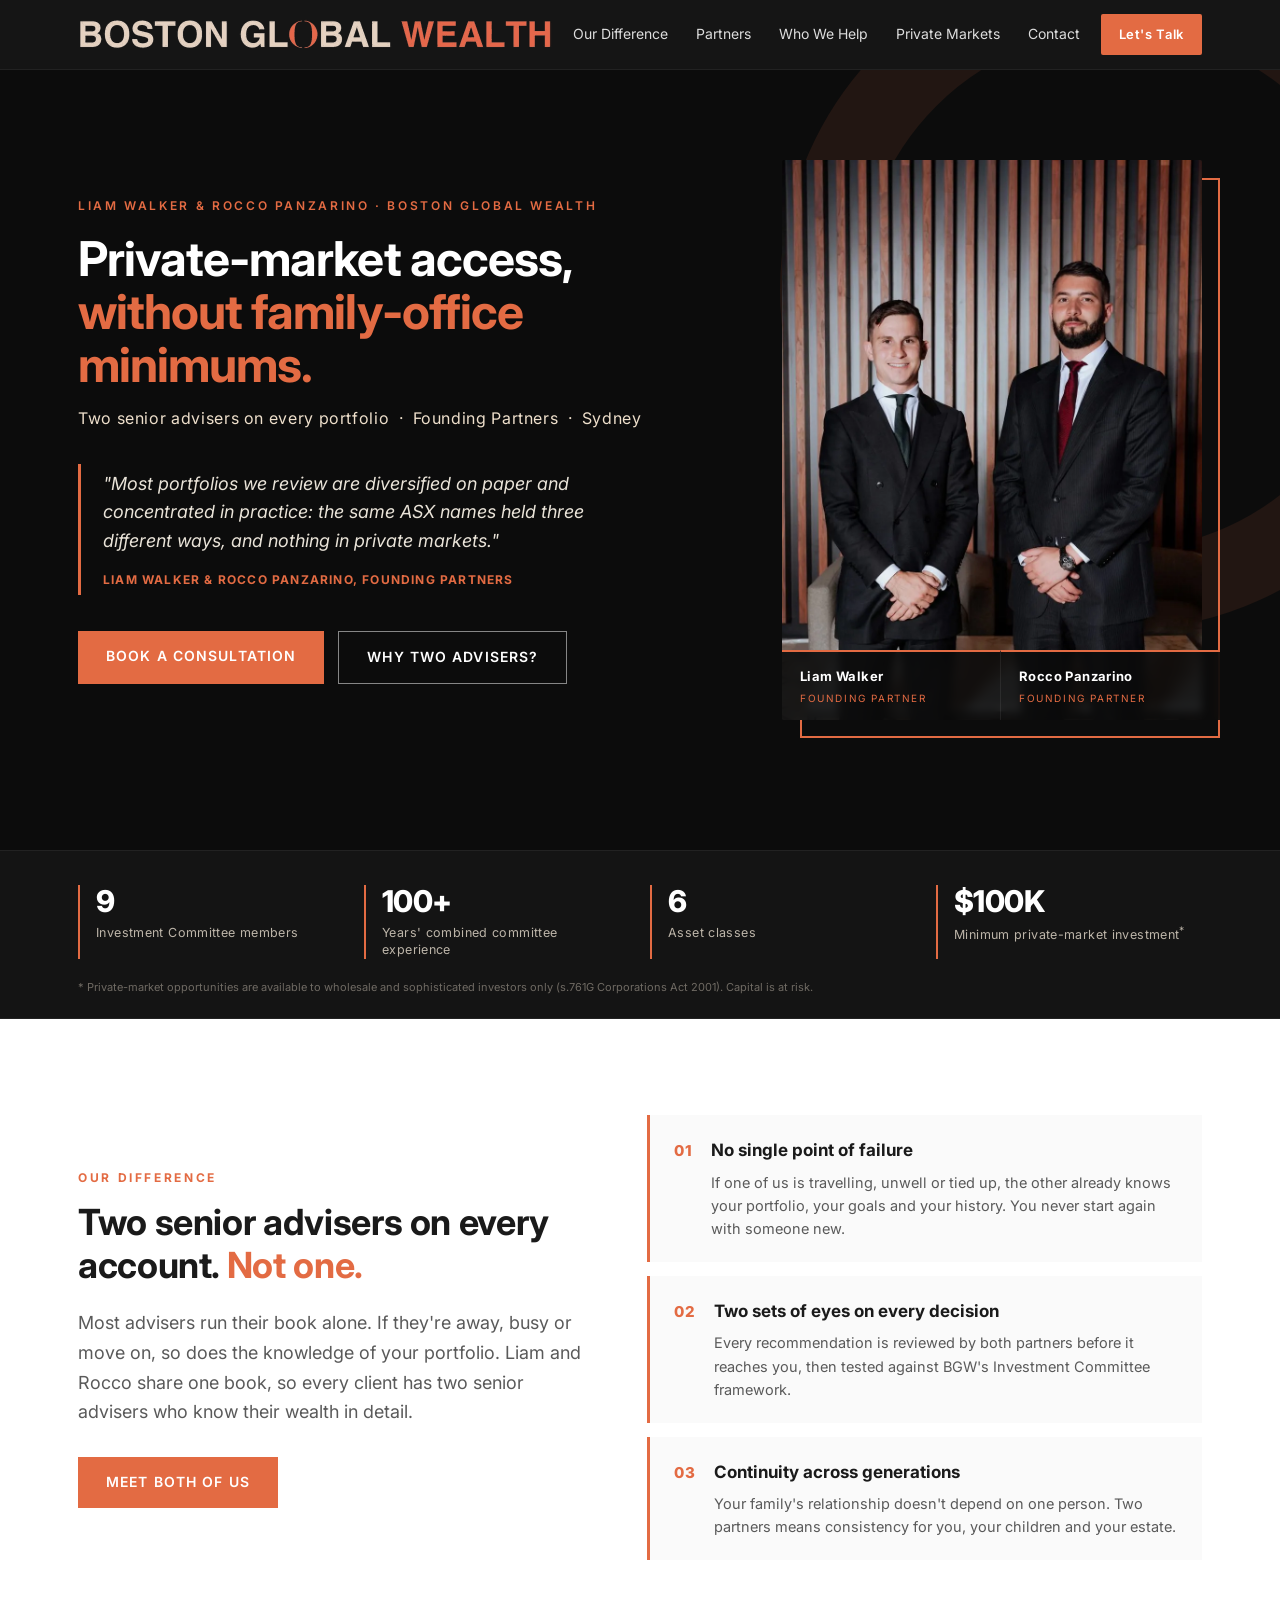
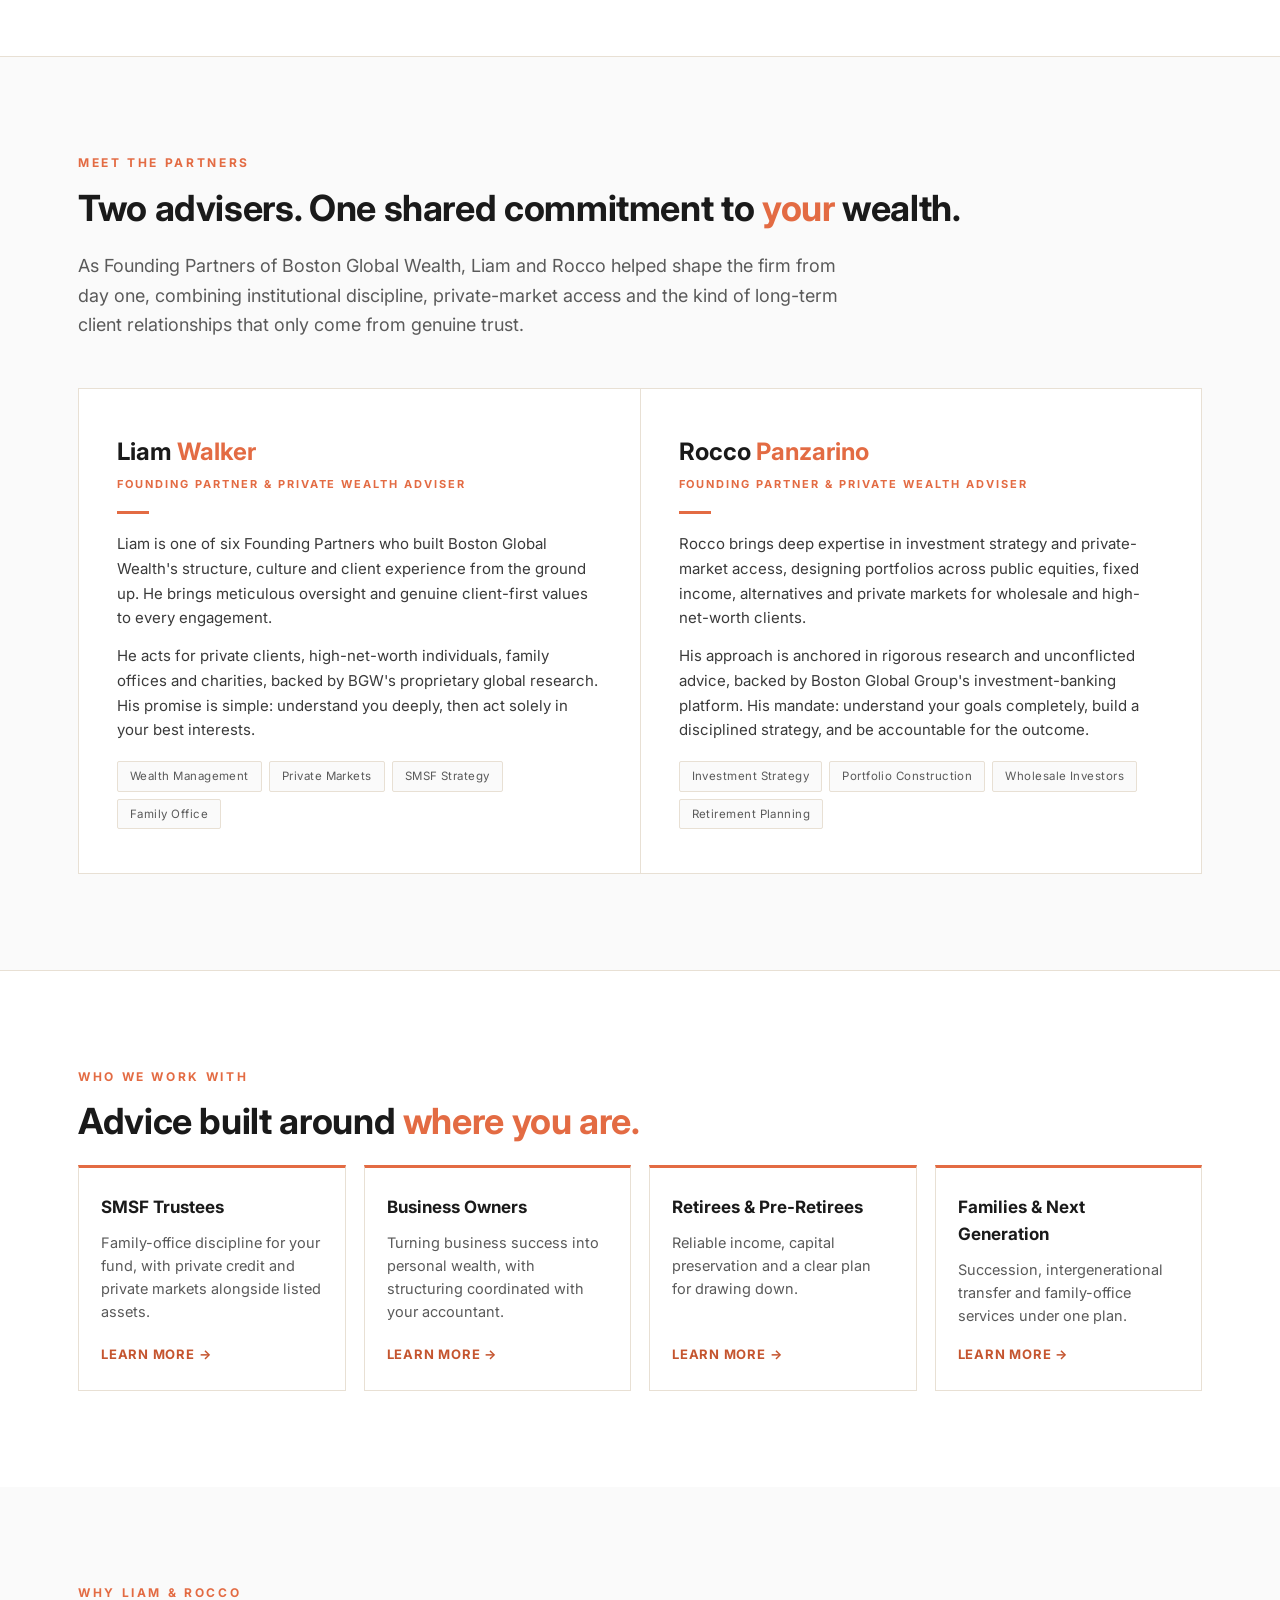
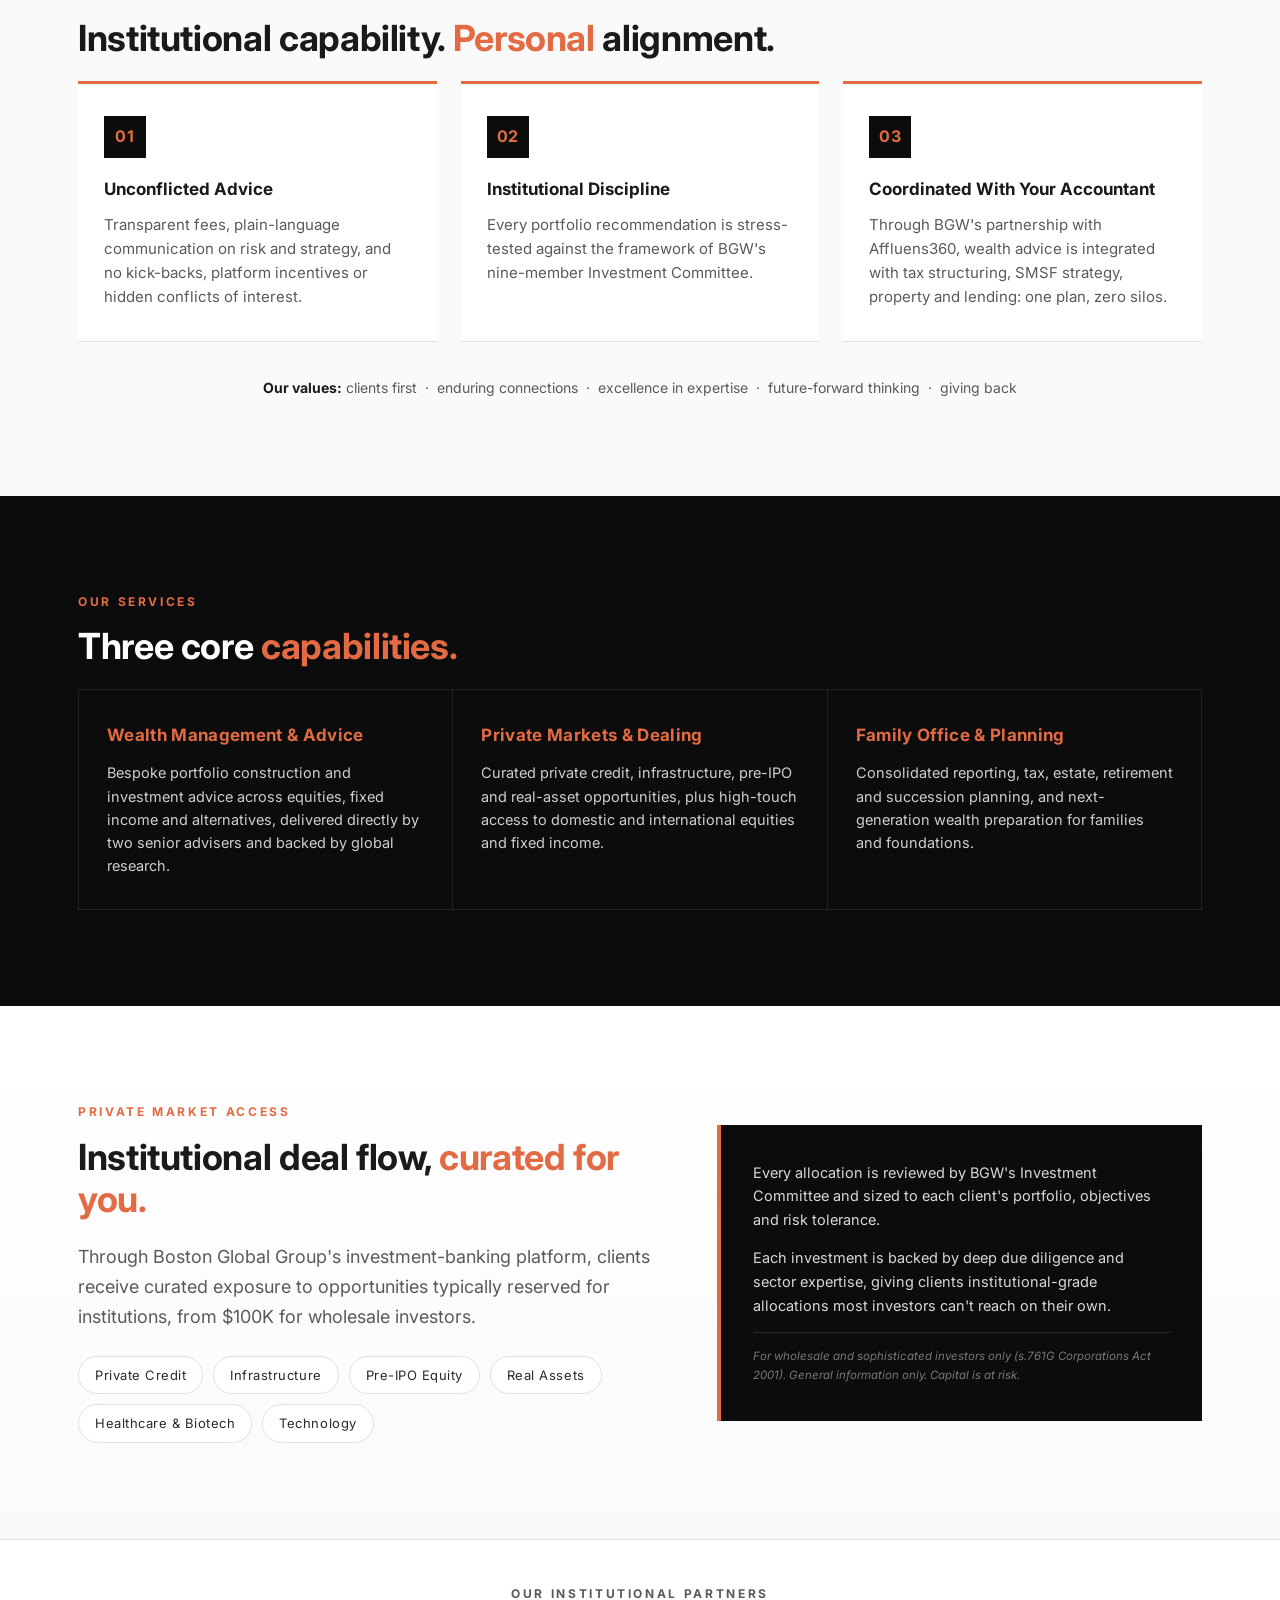
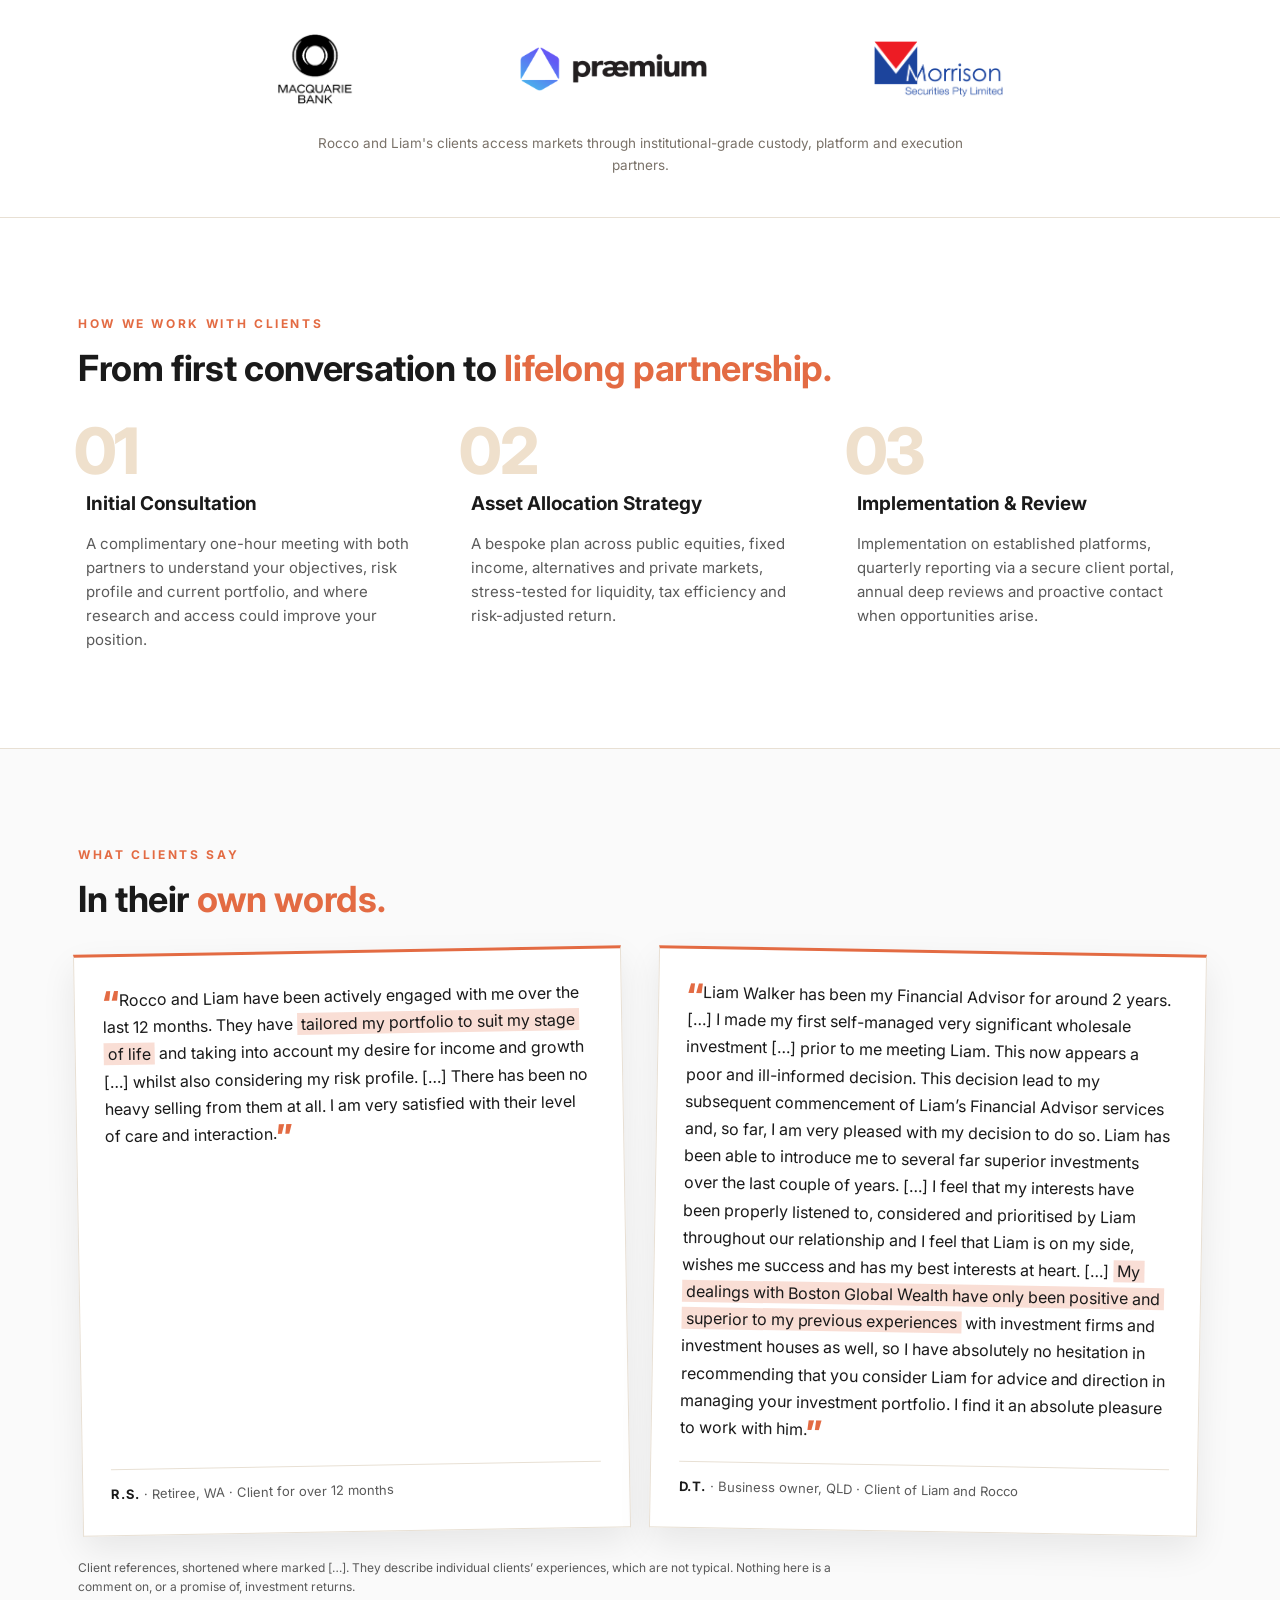
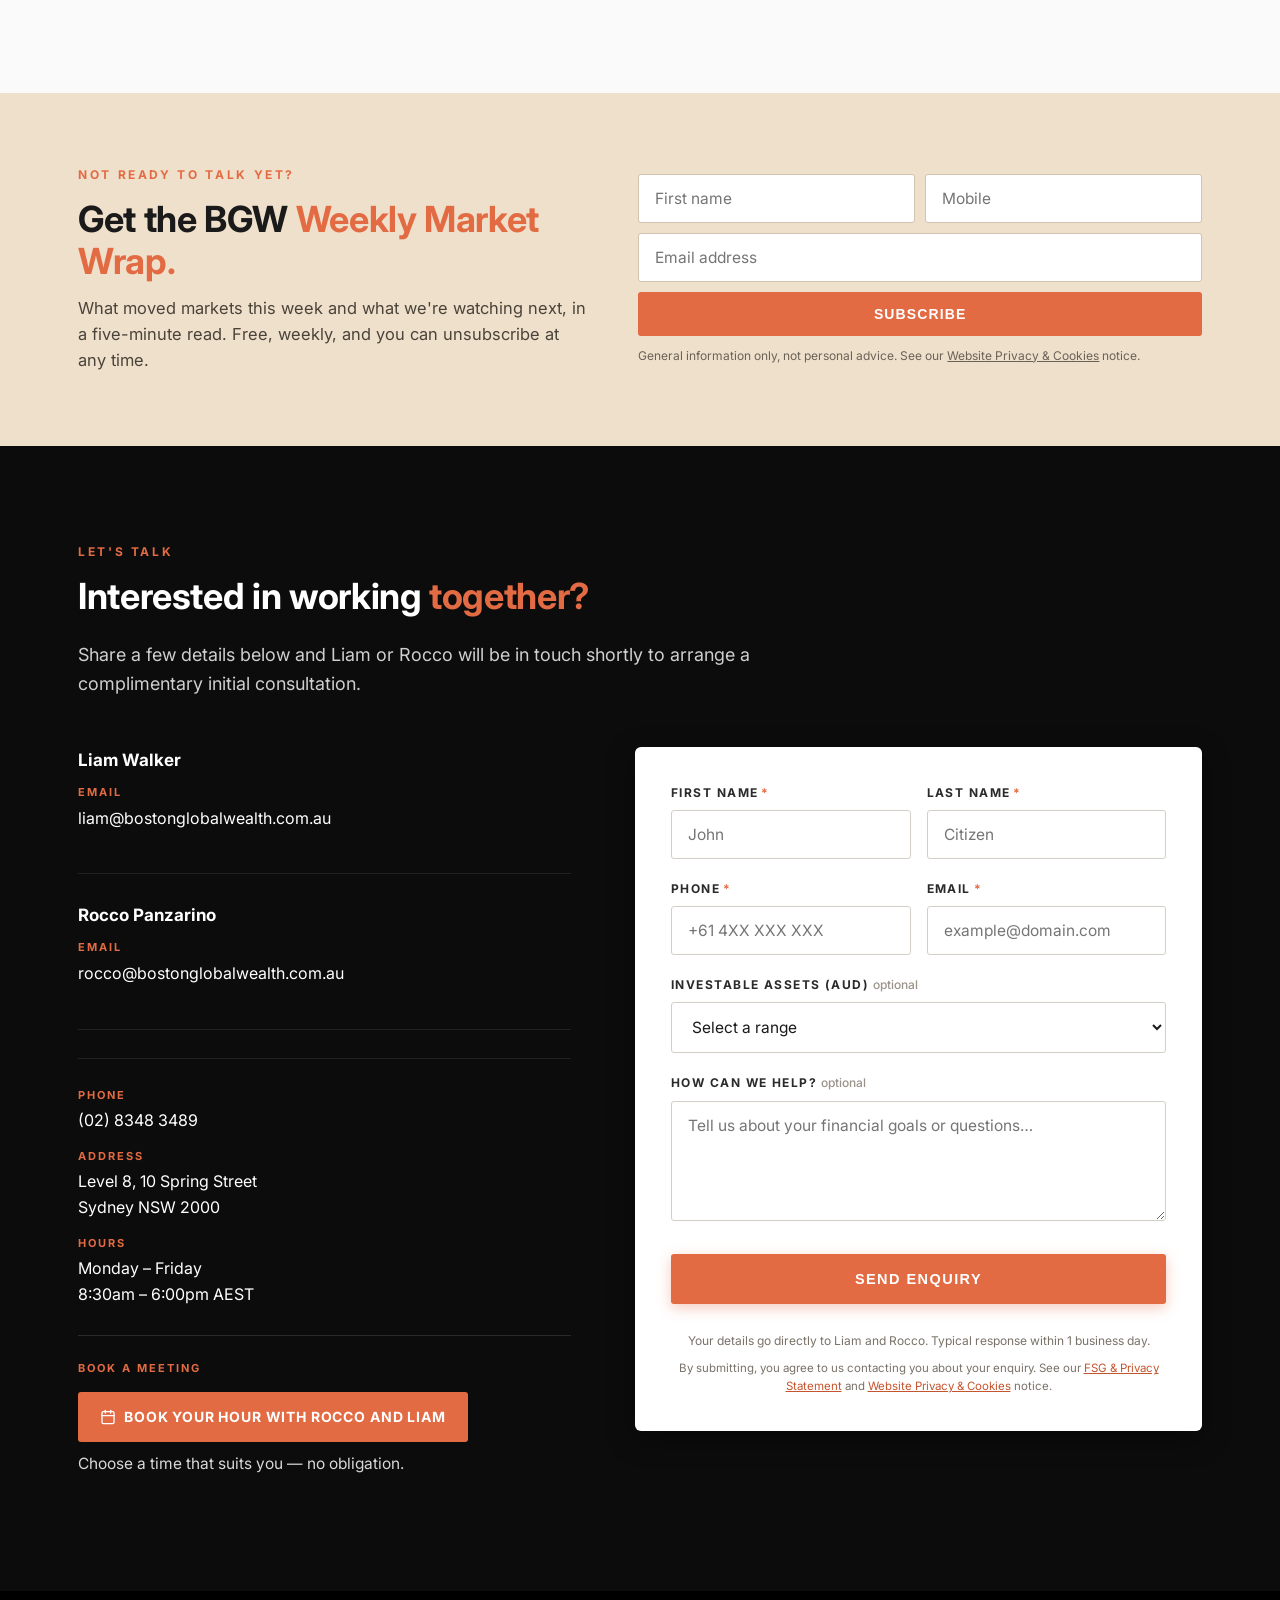
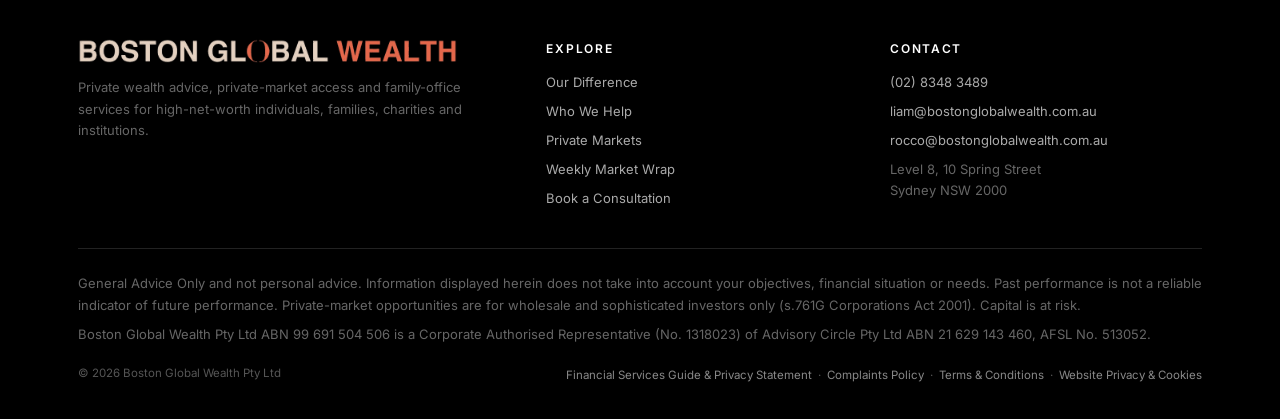
<file: index.html>
<!DOCTYPE html>
<html lang="en-AU">
<head>
<meta charset="UTF-8">
<meta name="viewport" content="width=device-width, initial-scale=1.0">
<title>Private Wealth Advisers Sydney | Liam Walker &amp; Rocco Panzarino | Boston Global Wealth</title>
<meta name="description" content="Liam Walker &amp; Rocco Panzarino are Founding Partners &amp; Private Wealth Advisers at Boston Global Wealth, delivering private-market access, portfolio management and family-office services for high-net-worth individuals, wholesale investors and family offices.">
<link rel="canonical" href="https://roccoandliambgw.com/">
<meta name="theme-color" content="#0c0c0c">
<!-- Social share card -->
<meta property="og:type" content="website">
<meta property="og:site_name" content="Boston Global Wealth">
<meta property="og:url" content="https://roccoandliambgw.com/">
<meta property="og:title" content="Liam Walker &amp; Rocco Panzarino | Boston Global Wealth">
<meta property="og:description" content="Private wealth advice, private-market access and family-office services for HNW individuals, families and institutions. Book a complimentary consultation.">
<meta property="og:image" content="https://roccoandliambgw.com/assets/og-image.jpg">
<meta property="og:image:width" content="1200">
<meta property="og:image:height" content="630">
<meta property="og:image:alt" content="Liam Walker and Rocco Panzarino, Private Wealth Advisers at Boston Global Wealth">
<meta property="og:locale" content="en_AU">
<meta name="twitter:card" content="summary_large_image">
<meta name="twitter:image" content="https://roccoandliambgw.com/assets/og-image.jpg">
<!-- Icons -->
<link rel="icon" href="/favicon.ico" sizes="any">
<link rel="icon" type="image/png" sizes="32x32" href="/assets/favicon-32.png">
<link rel="apple-touch-icon" href="/assets/apple-touch-icon.png">
<link rel="manifest" href="/site.webmanifest">
<!-- Speed -->
<link rel="preload" as="image" href="/assets/hero.webp" type="image/webp" fetchpriority="high">
<link rel="preconnect" href="https://fonts.googleapis.com">
<link rel="preconnect" href="https://fonts.gstatic.com" crossorigin>
<link rel="preconnect" href="https://assets.calendly.com">
<link href="https://fonts.googleapis.com/css2?family=Inter:wght@300;400;500;600;700;800&display=swap" rel="stylesheet">
<!-- Tracking: Meta Pixel, GA4/Google Ads, HubSpot. IDs live in /assets/track.js -->
<script src="/assets/track.js"></script>
<noscript><img height="1" width="1" style="display:none" alt="" src="https://www.facebook.com/tr?id=972349529038336&ev=PageView&noscript=1"></noscript>
<script type="application/ld+json">
{
  "@context": "https://schema.org",
  "@type": "FinancialService",
  "name": "Liam Walker & Rocco Panzarino, Boston Global Wealth",
  "url": "https://roccoandliambgw.com/",
  "image": "https://roccoandliambgw.com/assets/og-image.jpg",
  "logo": "https://roccoandliambgw.com/assets/icon-512.png",
  "telephone": "+61283483489",
  "email": "liam@bostonglobalwealth.com.au",
  "address": {"@type": "PostalAddress", "streetAddress": "Level 8, 10 Spring Street", "addressLocality": "Sydney", "addressRegion": "NSW", "postalCode": "2000", "addressCountry": "AU"},
  "openingHours": "Mo-Fr 08:30-18:00",
  "areaServed": "AU",
  "employee": [{"@type": "Person", "name": "Liam Walker", "jobTitle": "Founding Partner & Private Wealth Adviser"},
               {"@type": "Person", "name": "Rocco Panzarino", "jobTitle": "Founding Partner & Private Wealth Adviser"}]
}
</script>
<style>
  :root{
    --bgw-black:#0c0c0c;
    --bgw-ink:#1a1a1a;
    --bgw-cream:#efe0cc;
    --bgw-orange:#e36b43;
    --bgw-orange-dark:#c5552f;
    --bgw-grey:#5a5a5a;
    --bgw-line:#e8e0d4;
    --bgw-bg:#fafafa;
  }
  *{box-sizing:border-box;margin:0;padding:0}
  html{scroll-behavior:smooth}
  body{font-family:'Inter','Helvetica Neue','Segoe UI',Arial,sans-serif;color:var(--bgw-ink);background:#fff;line-height:1.6;-webkit-font-smoothing:antialiased}
  img{max-width:100%;display:block}
  a{color:inherit;text-decoration:none}
  .container{max-width:1180px;margin:0 auto;padding:0 28px}

  /* NAV */
  .nav{position:sticky;top:0;background:rgba(12,12,12,.96);backdrop-filter:blur(6px);z-index:50;border-bottom:1px solid rgba(255,255,255,.06)}
  .nav-inner{display:flex;align-items:center;justify-content:space-between;padding:14px 28px;max-width:1180px;margin:0 auto}
  .nav-logo img{height:30px;width:auto;display:block}
  .nav-links{display:flex;gap:28px;font-size:14px}
  .nav-links a{color:#ddd;transition:color .2s;white-space:nowrap}
  .nav-links a:hover{color:var(--bgw-orange)}
  .nav-cta{background:var(--bgw-orange);color:#fff;padding:10px 18px;border-radius:2px;font-size:13px;letter-spacing:.05em;font-weight:600;transition:background .2s;white-space:nowrap}
  .nav-cta:hover{background:var(--bgw-orange-dark)}
  @media(max-width:1040px){.nav-links{display:none}}

  /* HERO */
  .hero{background:var(--bgw-black);color:#fff;padding:90px 0 130px;position:relative;overflow:hidden}
  .hero::before{content:"";position:absolute;right:-180px;top:-120px;width:520px;height:520px;border-radius:50%;border:80px solid var(--bgw-orange);opacity:.10;pointer-events:none}
  .hero-grid{display:grid;grid-template-columns:1.25fr 1fr;gap:72px;align-items:center;position:relative;z-index:2}
  .hero-eyebrow{color:var(--bgw-orange);letter-spacing:.22em;font-size:12px;font-weight:600;margin-bottom:18px;text-transform:uppercase}
  .hero h1{font-size:48px;line-height:1.1;font-weight:700;letter-spacing:-.02em;margin-bottom:14px}
  .hero h1 .accent{color:var(--bgw-orange)}
  .hero .role{color:var(--bgw-cream);font-size:16px;letter-spacing:.04em;margin-bottom:34px;line-height:1.5}
  .hero blockquote{border-left:3px solid var(--bgw-orange);padding:6px 0 6px 22px;font-size:18px;line-height:1.6;font-style:italic;color:#e9e3d8;margin-bottom:36px;max-width:560px}
  .hero blockquote cite{display:block;margin-top:14px;font-style:normal;font-size:12px;letter-spacing:.1em;text-transform:uppercase;color:var(--bgw-orange);font-weight:700}
  .hero-ctas{display:flex;gap:14px;flex-wrap:wrap}
  .btn{display:inline-block;padding:14px 28px;font-size:14px;letter-spacing:.08em;font-weight:600;text-transform:uppercase;transition:all .2s;border:none;cursor:pointer}
  .btn-primary{background:var(--bgw-orange);color:#fff}
  .btn-primary:hover{background:var(--bgw-orange-dark)}
  .btn-ghost{background:transparent;color:#fff;border:1.5px solid rgba(255,255,255,.5)}
  .btn-ghost:hover{background:#fff;color:var(--bgw-black)}

  /* HERO PHOTO */
  .hero-photo{position:relative}
  .hero-photo .frame{width:100%;max-width:420px;margin-left:auto;position:relative}
  .hero-photo .frame::before{content:"";position:absolute;inset:18px -18px -18px 18px;border:2px solid var(--bgw-orange);z-index:0;pointer-events:none}
  .hero-photo img{height:auto;position:relative;z-index:1;width:100%;border-radius:2px;object-fit:cover;object-position:center top;aspect-ratio:3/4}
  .photo-names{position:absolute;bottom:0;left:0;right:-18px;z-index:2;display:grid;grid-template-columns:1fr 1fr}
  .pnt{background:rgba(12,12,12,.9);backdrop-filter:blur(4px);padding:14px 18px;border-top:2px solid var(--bgw-orange)}
  .pnt:first-child{border-right:1px solid rgba(255,255,255,.07)}
  .pnt .pname{color:#fff;font-size:13px;font-weight:700;letter-spacing:.03em}
  .pnt .prole{color:var(--bgw-orange);font-size:10px;letter-spacing:.16em;text-transform:uppercase;margin-top:3px}
  @media(max-width:880px){
    .hero-grid{grid-template-columns:1fr;gap:48px}
    .hero h1{font-size:34px}
    .hero blockquote{font-size:16px}
    .hero-photo .frame{max-width:320px;margin:0 auto}
    .photo-names{right:0}
  }

  /* SECTION COMMON */
  section{padding:96px 0}
  .section-label{color:var(--bgw-orange);letter-spacing:.22em;font-size:12px;font-weight:700;text-transform:uppercase;margin-bottom:14px}
  h2{font-size:36px;line-height:1.18;font-weight:700;letter-spacing:-.01em;margin-bottom:22px}
  h2 .accent{color:var(--bgw-orange)}
  h3{font-size:20px;font-weight:700;margin-bottom:10px;color:var(--bgw-ink)}
  .lede{font-size:18px;color:var(--bgw-grey);max-width:760px;margin-bottom:48px;line-height:1.65}

  /* PROFILES */
  .profiles{background:var(--bgw-bg);border-top:1px solid var(--bgw-line)}
  .profiles-grid{display:grid;grid-template-columns:1fr 1fr;gap:1px;background:var(--bgw-line);border:1px solid var(--bgw-line);margin-top:8px}
  .pcard{background:#fff;padding:44px 38px}
  .pcard-num{font-size:56px;line-height:1;color:var(--bgw-cream);font-weight:800;letter-spacing:-.04em;margin-bottom:-12px}
  .pcard h3{font-size:24px;font-weight:700;color:var(--bgw-ink);margin-bottom:4px}
  .pcard h3 .accent{color:var(--bgw-orange)}
  .pcard-role{color:var(--bgw-orange);font-size:11px;font-weight:700;letter-spacing:.18em;text-transform:uppercase;margin-bottom:18px;display:block}
  .pcard-rule{width:32px;height:3px;background:var(--bgw-orange);margin-bottom:18px}
  .pcard p{font-size:15px;color:#3a3a3a;margin-bottom:13px;line-height:1.65}
  .pcard-tags{display:flex;flex-wrap:wrap;gap:7px;margin-top:18px}
  .ptag{padding:5px 12px;background:var(--bgw-bg);border:1px solid var(--bgw-line);color:var(--bgw-grey);font-size:11.5px;letter-spacing:.04em;border-radius:2px}
  @media(max-width:780px){.profiles-grid{grid-template-columns:1fr}}

  /* ABOUT */
  .about{background:#fff;border-top:1px solid var(--bgw-line)}
  .about-grid{display:grid;grid-template-columns:1fr 1fr;gap:56px;align-items:start}
  .about-grid p{margin-bottom:16px;color:#3a3a3a;font-size:16px}
  .check-list{list-style:none;display:grid;gap:14px;margin-top:6px}
  .check-list li{padding-left:34px;position:relative;font-size:16px;color:#2a2a2a;line-height:1.5}
  .check-list li::before{content:"";position:absolute;left:0;top:6px;width:20px;height:20px;background:var(--bgw-orange);border-radius:50%}
  .check-list li::after{content:"";position:absolute;left:6px;top:11px;width:8px;height:4px;border-left:2px solid #fff;border-bottom:2px solid #fff;transform:rotate(-45deg)}
  .about-cards{display:grid;gap:14px}
  .acard{background:var(--bgw-bg);border-left:3px solid var(--bgw-orange);padding:18px 22px}
  .acard h4{font-size:15px;font-weight:700;color:var(--bgw-ink);margin-bottom:5px}
  .acard p{font-size:14px;color:var(--bgw-grey);margin-bottom:0;line-height:1.6}
  @media(max-width:780px){.about-grid{grid-template-columns:1fr;gap:32px}}

  /* WHY */
  .why{background:var(--bgw-bg)}
  .why-cards{display:grid;grid-template-columns:repeat(3,1fr);gap:24px;margin-top:8px}
  .why-card{background:#fff;padding:32px 26px;border-top:3px solid var(--bgw-orange);box-shadow:0 1px 0 var(--bgw-line)}
  .why-card .icon{width:42px;height:42px;background:var(--bgw-black);color:var(--bgw-orange);display:flex;align-items:center;justify-content:center;margin-bottom:18px;font-weight:700;font-size:16px;letter-spacing:.04em;flex-shrink:0}
  .why-card h3{font-size:17px;margin-bottom:10px;color:var(--bgw-ink)}
  .why-card p{color:var(--bgw-grey);font-size:15px}
  @media(max-width:880px){.why-cards{grid-template-columns:1fr}}

  /* PROCESS */
  .process{background:#fff}
  .steps{display:grid;grid-template-columns:repeat(3,1fr);gap:32px;margin-top:48px}
  .step{position:relative;padding-top:18px}
  .step .num{font-size:64px;line-height:1;color:var(--bgw-cream);font-weight:800;letter-spacing:-.04em;position:absolute;top:-18px;left:-4px;z-index:0}
  .step .body{position:relative;z-index:1;padding-left:8px}
  .step h3{font-size:19px;margin-bottom:12px;padding-top:34px}
  .step p{font-size:15px;color:var(--bgw-grey)}
  @media(max-width:880px){.steps{grid-template-columns:1fr;gap:40px}}

  /* SERVICES */
  .services{background:var(--bgw-black);color:#fff}
  .services h2{color:#fff}
  .services .lede{color:#cfcfcf}
  .svc-grid{display:grid;grid-template-columns:repeat(3,1fr);gap:1px;background:#222;border:1px solid #222}
  .svc{background:var(--bgw-black);padding:32px 28px;transition:background .2s}
  .svc:hover{background:#171717}
  .svc h3{color:var(--bgw-orange);font-size:17px;margin-bottom:12px;letter-spacing:.02em}
  .svc p{font-size:14.5px;color:#cfcfcf;line-height:1.6}
  @media(max-width:880px){.svc-grid{grid-template-columns:1fr}}

  /* PRIVATE MARKETS */
  .pma{background:linear-gradient(180deg,#fff 0%,var(--bgw-bg) 100%)}
  .pma-grid{display:grid;grid-template-columns:1.2fr 1fr;gap:56px;align-items:center}
  .pill-row{display:flex;flex-wrap:wrap;gap:10px;margin-top:24px}
  .pill{padding:8px 16px;background:#fff;border:1px solid var(--bgw-line);color:#2a2a2a;font-size:13px;letter-spacing:.04em;border-radius:999px;transition:all .15s;cursor:pointer;display:inline-block}
  .pill:hover{background:var(--bgw-orange);color:#fff;border-color:var(--bgw-orange);transform:translateY(-1px);box-shadow:0 4px 12px rgba(227,107,67,.25)}
  .pma-card{background:var(--bgw-black);color:#fff;padding:36px 32px;border-left:4px solid var(--bgw-orange)}
  .pma-card p{color:#d8d8d8;font-size:14.5px;margin-bottom:14px;line-height:1.65}
  .pma-card p:last-child{margin-bottom:0}
  .pma-disc{font-size:11.5px!important;color:#777!important;font-style:italic;border-top:1px solid #2a2a2a;padding-top:14px;margin-top:6px!important}
  @media(max-width:880px){.pma-grid{grid-template-columns:1fr;gap:32px}}

  /* VALUES */
  .values{background:#fff;border-top:1px solid var(--bgw-line)}
  .val-grid{display:grid;grid-template-columns:repeat(5,1fr);gap:24px;margin-top:8px}
  .val{padding:24px 8px 0 0;border-top:2px solid var(--bgw-orange)}
  .val h4{font-size:15px;font-weight:700;margin:14px 0 8px;color:var(--bgw-ink)}
  .val p{font-size:13.5px;color:var(--bgw-grey);line-height:1.5}
  @media(max-width:880px){.val-grid{grid-template-columns:1fr 1fr}}

  /* CONTACT */
  .contact{background:var(--bgw-black);color:#fff;padding:96px 0}
  .contact h2{color:#fff}
  .contact .lede{color:#cfcfcf}
  .contact-grid{display:grid;grid-template-columns:1fr 1.15fr;gap:64px;align-items:start}
  .contact-info p{color:#d8d8d8;margin-bottom:18px;font-size:15.5px}
  .adviser-block{margin-bottom:28px;padding-bottom:28px;border-bottom:1px solid #222}
  .adviser-block:last-of-type{border-bottom:none;margin-bottom:0;padding-bottom:0}
  .adviser-name{color:#fff;font-size:17px;font-weight:700;margin-bottom:10px}
  .clabel{color:var(--bgw-orange);text-transform:uppercase;letter-spacing:.18em;font-size:11px;margin-bottom:4px;font-weight:700}
  .cvalue{color:#fff;font-size:16px;margin-bottom:14px}
  .cvalue a{color:#fff;transition:color .2s}
  .cvalue a:hover{color:var(--bgw-orange)}
  .office-block{margin-top:28px;padding-top:28px;border-top:1px solid #222}
  form{background:#fff;padding:36px;border-radius:6px;box-shadow:0 8px 28px rgba(0,0,0,.4)}
  .field{margin-bottom:20px}
  .field label{display:block;font-size:12px;letter-spacing:.12em;text-transform:uppercase;color:#2a2a2a;margin-bottom:8px;font-weight:700}
  .field label .req{color:var(--bgw-orange);margin-left:3px}
  .field input,.field textarea,.field select{width:100%;padding:14px 16px;background:#fff;border:1.5px solid #d4cfc6;color:#1a1a1a;font-size:15.5px;font-family:inherit;border-radius:3px;transition:border-color .15s,box-shadow .15s}
  .field input:hover,.field textarea:hover,.field select:hover{border-color:#9a9389}
  .field input:focus,.field textarea:focus,.field select:focus{outline:none;border-color:var(--bgw-orange);box-shadow:0 0 0 3px rgba(227,107,67,.18)}
  .field textarea{resize:vertical;min-height:120px}
  .form-row{display:grid;grid-template-columns:1fr 1fr;gap:16px}
  .form-btn{background:var(--bgw-orange);color:#fff;border:none;padding:17px 32px;font-size:14.5px;letter-spacing:.1em;font-weight:700;text-transform:uppercase;cursor:pointer;width:100%;transition:background .2s,transform .1s;border-radius:3px;margin-top:6px;box-shadow:0 4px 14px rgba(227,107,67,.35)}
  .form-btn:hover{background:var(--bgw-orange-dark);transform:translateY(-1px)}
  .form-btn:active{transform:translateY(0)}
  .form-note{margin-top:14px;font-size:12px;color:#7a7269;text-align:center}
  .calendly-block{margin-top:28px;padding-top:24px;border-top:1px solid #2a2a2a}
  .calendly-btn{display:inline-flex;align-items:center;background:var(--bgw-orange);color:#fff;padding:14px 22px;font-size:14px;font-weight:700;letter-spacing:.06em;text-transform:uppercase;border-radius:3px;transition:background .2s;margin-top:10px;text-decoration:none}
  .calendly-btn:hover{background:var(--bgw-orange-dark)}
  .calendly-note{color:#666;font-size:12px;margin-top:10px}
  @media(max-width:880px){.contact-grid{grid-template-columns:1fr;gap:36px}.form-row{grid-template-columns:1fr}}

  /* FOOTER */
  footer{background:#000;color:#aaa;padding:48px 0 32px;font-size:13px}
  .footer-grid{display:grid;grid-template-columns:1.4fr 1fr 1fr;gap:32px;margin-bottom:32px}
  .footer-logo{height:24px;width:auto;display:block;margin-bottom:14px}
  footer h5{color:#fff;font-size:12px;text-transform:uppercase;letter-spacing:.14em;margin-bottom:14px;font-weight:600}
  footer a{color:#aaa;display:block;margin-bottom:8px;transition:color .2s}
  footer a:hover{color:var(--bgw-orange)}
  footer p{color:#666;font-size:13px;line-height:1.65;margin-bottom:8px}
  .disclaimer{border-top:1px solid #222;padding-top:24px;font-size:11px;color:#555;line-height:1.7}
  @media(max-width:780px){.footer-grid{grid-template-columns:1fr;gap:24px}}

  /* FORM: status, consent, honeypot */
  .form-status{margin-top:12px;font-size:13px;text-align:center;min-height:1px}
  .form-status.bad{color:#c0392b}
  .form-status.ok{color:#2e7d32}
  .form-consent{margin-top:10px;font-size:11.5px;color:#7a7269;text-align:center;line-height:1.5}
  .form-consent a{color:var(--bgw-orange-dark);text-decoration:underline}
  .hp{position:absolute!important;left:-9999px!important;width:1px;height:1px;overflow:hidden}
  .form-btn:disabled{opacity:.7;cursor:wait}
  .field .opt{color:#9a9389;font-weight:500;text-transform:none;letter-spacing:0;margin-left:4px}
  :focus-visible{outline:2px solid var(--bgw-orange);outline-offset:2px}

  /* MOBILE BOOKING BAR */
  .mobile-cta{display:none}
  @media(max-width:780px){
    .mobile-cta{display:flex;position:fixed;left:0;right:0;bottom:0;z-index:60;gap:10px;padding:10px 14px calc(10px + env(safe-area-inset-bottom));background:rgba(12,12,12,.97);border-top:1px solid rgba(255,255,255,.08);transform:translateY(110%);transition:transform .25s ease}
    .mobile-cta.show{transform:translateY(0)}
    .mobile-cta a{flex:1;display:flex;align-items:center;justify-content:center;gap:8px;padding:14px 10px;font-size:14px;font-weight:700;letter-spacing:.05em;text-transform:uppercase;border-radius:3px}
    .mobile-cta .mc-book{background:var(--bgw-orange);color:#fff;flex:2}
    .mobile-cta .mc-call{border:1.5px solid rgba(255,255,255,.4);color:#fff}
    footer{padding-bottom:96px}
    .nav-inner{padding:12px 16px;gap:12px}
    .nav-logo img{height:auto;width:min(56vw,230px)}
    .nav-cta{padding:9px 14px}
  }

  /* FOOTER LEGAL */
  .footer-legal{display:flex;flex-wrap:wrap;justify-content:space-between;gap:12px;margin-top:18px;font-size:11.5px;color:#555}
  .footer-legal a{display:inline;color:#888;margin:0}
  .footer-legal a:hover{color:var(--bgw-orange)}
  .legal-links{line-height:2}

  /* NUMBERS */
  .numbers{background:#141414;color:#fff;border-top:1px solid #222;border-bottom:1px solid #222;padding:34px 0 22px}
  .num-grid{display:grid;grid-template-columns:repeat(4,1fr);gap:20px}
  .nstat{border-left:2px solid var(--bgw-orange);padding-left:16px}
  .nstat b{display:block;font-size:30px;font-weight:800;letter-spacing:-.02em;line-height:1.1}
  .nstat span{display:block;color:#bdb5a9;font-size:12.5px;letter-spacing:.03em;margin-top:6px;line-height:1.4}
  .num-note{color:#6f6a63;font-size:11px;margin-top:20px}
  @media(max-width:880px){.num-grid{grid-template-columns:1fr 1fr;gap:22px 16px}.nstat b{font-size:26px}}

  /* DIFFERENCE */
  .diff{background:#fff}
  .diff-grid{display:grid;grid-template-columns:1fr 1.1fr;gap:64px;align-items:center}
  .diff .lede{margin-bottom:30px}
  .diff-points{display:grid;gap:14px}
  .dpoint{display:grid;grid-template-columns:auto 1fr;gap:18px;background:var(--bgw-bg);border-left:3px solid var(--bgw-orange);padding:22px 24px}
  .dnum{font-size:15px;font-weight:800;color:var(--bgw-orange);letter-spacing:.06em;padding-top:2px}
  .dpoint h3{font-size:17px;margin-bottom:6px}
  .dpoint p{font-size:14.5px;color:var(--bgw-grey);line-height:1.6}
  @media(max-width:880px){.diff-grid{grid-template-columns:1fr;gap:36px}}

  /* WHO */
  .who{background:#fff;border-top:1px solid var(--bgw-line)}
  .who-grid{display:grid;grid-template-columns:repeat(4,1fr);gap:18px;margin-top:8px}
  .wcard{display:flex;flex-direction:column;border:1px solid var(--bgw-line);border-top:3px solid var(--bgw-orange);padding:26px 22px;background:#fff;transition:transform .15s,box-shadow .15s}
  .wcard:hover{transform:translateY(-2px);box-shadow:0 10px 24px rgba(0,0,0,.08)}
  .wcard h3{font-size:17px;margin-bottom:10px}
  .wcard p{font-size:14.5px;color:var(--bgw-grey);line-height:1.6;flex:1}
  .wmore{margin-top:16px;color:var(--bgw-orange-dark);font-weight:700;font-size:13px;letter-spacing:.06em;text-transform:uppercase}
  @media(max-width:980px){.who-grid{grid-template-columns:1fr 1fr}}
  @media(max-width:560px){.who-grid{grid-template-columns:1fr}}
  .values-line{margin-top:36px;color:var(--bgw-grey);font-size:14px;text-align:center}
  .values-line b{color:var(--bgw-ink)}

  /* PLATFORMS */
  .platforms{background:#fff;border-top:1px solid var(--bgw-line);border-bottom:1px solid var(--bgw-line);padding:44px 0 40px}
  .plat-title{text-align:center;color:var(--bgw-grey);font-size:12px;letter-spacing:.22em;text-transform:uppercase;font-weight:700;margin-bottom:30px}
  .plat-logos{display:flex;align-items:center;justify-content:space-around;gap:32px;flex-wrap:wrap;max-width:860px;margin:0 auto}
  .plat-logos img{width:auto;display:block}
  .pl-mq{height:72px}.pl-pr{height:44px}.pl-mo{height:56px}
  .plat-cap{text-align:center;color:#7a7269;font-size:13.5px;max-width:660px;margin:28px auto 0;line-height:1.6}
  @media(max-width:600px){.plat-logos{gap:22px 28px}.pl-mq{height:58px}.pl-pr{height:30px}.pl-mo{height:44px}}

  /* NEWSLETTER */
  .newsletter{background:var(--bgw-cream);padding:72px 0}
  .nl-grid{display:grid;grid-template-columns:1fr 1.1fr;gap:48px;align-items:center}
  .newsletter h2{margin-bottom:12px}
  .nl-lede{color:#4a4339;font-size:16.5px;max-width:520px}
  .nl-form{background:transparent;padding:0;box-shadow:none;border-radius:0}
  .nl-fields{display:grid;grid-template-columns:1fr 1fr;gap:10px}
  .nl-fields input{padding:14px 16px;border:1.5px solid #cfc3b1;background:#fff;font-size:15.5px;font-family:inherit;border-radius:3px;width:100%}
  .nl-fields input:focus{outline:none;border-color:var(--bgw-orange);box-shadow:0 0 0 3px rgba(227,107,67,.18)}
  .nl-fields .btn{border-radius:3px;white-space:nowrap}
  #nl-first{order:1}#nl-phone{order:2}#nl-email{order:3;grid-column:1/-1}.nl-fields .btn{order:4;grid-column:1/-1}
  .nl-small{font-size:12px;color:#6b6257;margin-top:10px}
  .nl-small a{text-decoration:underline}
  .nl-done{font-size:17px;font-weight:600;color:var(--bgw-ink);background:#fff;padding:18px 22px;border-left:3px solid var(--bgw-orange)}
  .sr{position:absolute;width:1px;height:1px;overflow:hidden;clip:rect(0 0 0 0)}
  @media(max-width:880px){.nl-grid{grid-template-columns:1fr;gap:24px}.nl-fields{grid-template-columns:1fr}}

  /* ---------- CLIENT REFERENCES ---------- */
  .refs{background:var(--bgw-bg);border-top:1px solid var(--bgw-line)}
  .refs-track{display:grid;grid-template-columns:1fr 1fr;gap:28px;margin-top:8px;padding:8px 0 4px}
  .ref-card{background:#fff;border:1px solid var(--bgw-line);border-top:3px solid var(--bgw-orange);padding:30px 28px;box-shadow:0 14px 34px rgba(12,12,12,.08);transform:rotate(var(--r,0deg));transition:transform .3s ease,box-shadow .3s ease;display:flex;flex-direction:column}
  .ref-card:hover{transform:rotate(0deg) translateY(-4px);box-shadow:0 20px 44px rgba(12,12,12,.14)}
  .ref-card blockquote{font-size:16px;line-height:1.7;color:var(--bgw-ink);flex:1}
  .ref-card .q{color:var(--bgw-orange);font-size:34px;line-height:0;vertical-align:-10px;font-weight:800}
  .ref-card mark{background:rgba(227,107,67,.22);color:inherit;padding:1px 4px;-webkit-box-decoration-break:clone;box-decoration-break:clone}
  .ref-card cite{display:block;font-style:normal;font-size:13px;color:var(--bgw-grey);margin-top:20px;padding-top:14px;border-top:1px solid var(--bgw-line)}
  .ref-card cite b{color:var(--bgw-ink);letter-spacing:.04em}
  .refs-note{font-size:12px;color:var(--bgw-grey);margin-top:22px;max-width:780px}
  .refs-hint{display:none;text-align:center;color:var(--bgw-grey);font-size:12px;margin-top:2px}
  @media(max-width:780px){
    .refs-track{display:flex;overflow-x:auto;scroll-snap-type:x mandatory;gap:14px;margin:0 -28px;padding:12px 28px 20px;scrollbar-width:none;-webkit-overflow-scrolling:touch}
    .refs-track::-webkit-scrollbar{display:none}
    .ref-card{flex:0 0 86%;scroll-snap-align:center;padding:24px 20px}
    .ref-card blockquote{font-size:15px}
    .refs-hint{display:block}
  }
  @media(prefers-reduced-motion:reduce){.ref-card{transition:none;transform:none}}
</style>
</head>
<body id="top">

<!-- NAV -->
<nav class="nav">
  <div class="nav-inner">
    <a href="/" class="nav-logo" aria-label="Boston Global Wealth – back to top">
      <img src="/assets/logo.png" alt="Boston Global Wealth" width="474" height="30">
    </a>
    <div class="nav-links">
      <a href="#difference">Our Difference</a>
      <a href="#profiles">Partners</a>
      <a href="#who">Who We Help</a>
      <a href="#markets">Private Markets</a>
      <a href="#contact">Contact</a>
    </div>
    <a href="https://calendly.com/liam-bostonglobalwealth/introductory-call" data-book="nav" target="_blank" rel="noopener" class="nav-cta">Let's Talk</a>
  </div>
</nav>

<!-- HERO -->
<section class="hero">
  <div class="container">
    <div class="hero-grid">
      <div>
        <div class="hero-eyebrow">Liam Walker &amp; Rocco Panzarino · Boston Global Wealth</div>
        <h1>Private-market access, <span class="accent">without family-office minimums.</span></h1>
        <div class="role">Two senior advisers on every portfolio &nbsp;·&nbsp; Founding Partners &nbsp;·&nbsp; Sydney</div>
        <blockquote>
          "Most portfolios we review are diversified on paper and concentrated in practice: the same ASX names held three different ways, and nothing in private markets."
          <cite>Liam Walker &amp; Rocco Panzarino, Founding Partners</cite>
        </blockquote>
        <div class="hero-ctas">
          <a href="https://calendly.com/liam-bostonglobalwealth/introductory-call" data-book="hero" target="_blank" rel="noopener" class="btn btn-primary">Book a Consultation</a>
          <a href="#difference" class="btn btn-ghost">Why two advisers?</a>
        </div>
      </div>
      <div class="hero-photo">
        <div class="frame">
          <picture><source srcset="/assets/hero.webp" type="image/webp"><img src="/assets/hero.jpg" width="900" height="1349" fetchpriority="high" alt="Liam Walker and Rocco Panzarino, Founding Partners at Boston Global Wealth"></picture>
          <div class="photo-names">
            <div class="pnt"><div class="pname">Liam Walker</div><div class="prole">Founding Partner</div></div>
            <div class="pnt"><div class="pname">Rocco Panzarino</div><div class="prole">Founding Partner</div></div>
          </div>
        </div>
      </div>
    </div>
  </div>
</section>

<!-- NUMBERS -->
<div class="numbers" aria-label="Boston Global Wealth at a glance">
  <div class="container">
    <div class="num-grid">
      <div class="nstat"><b>9</b><span>Investment Committee members</span></div>
      <div class="nstat"><b>100+</b><span>Years' combined committee experience</span></div>
      <div class="nstat"><b>6</b><span>Asset classes</span></div>
      <div class="nstat"><b>$100K</b><span>Minimum private-market investment<sup>*</sup></span></div>
    </div>
    <p class="num-note">* Private-market opportunities are available to wholesale and sophisticated investors only (s.761G Corporations Act 2001). Capital is at risk.</p>
  </div>
</div>

<!-- OUR DIFFERENCE -->
<section class="diff" id="difference">
  <div class="container">
    <div class="diff-grid">
      <div>
        <div class="section-label">Our Difference</div>
        <h2>Two senior advisers on every account. <span class="accent">Not one.</span></h2>
        <p class="lede">Most advisers run their book alone. If they're away, busy or move on, so does the knowledge of your portfolio. Liam and Rocco share one book, so every client has two senior advisers who know their wealth in detail.</p>
        <div class="hero-ctas">
          <a href="https://calendly.com/liam-bostonglobalwealth/introductory-call" data-book="difference" target="_blank" rel="noopener" class="btn btn-primary">Meet both of us</a>
        </div>
      </div>
      <div class="diff-points">
        <div class="dpoint"><div class="dnum">01</div><div><h3>No single point of failure</h3><p>If one of us is travelling, unwell or tied up, the other already knows your portfolio, your goals and your history. You never start again with someone new.</p></div></div>
        <div class="dpoint"><div class="dnum">02</div><div><h3>Two sets of eyes on every decision</h3><p>Every recommendation is reviewed by both partners before it reaches you, then tested against BGW's Investment Committee framework.</p></div></div>
        <div class="dpoint"><div class="dnum">03</div><div><h3>Continuity across generations</h3><p>Your family's relationship doesn't depend on one person. Two partners means consistency for you, your children and your estate.</p></div></div>
      </div>
    </div>
  </div>
</section>

<!-- PARTNER PROFILES -->
<section class="profiles" id="profiles">
  <div class="container">
    <div class="section-label">Meet the Partners</div>
    <h2>Two advisers. One shared commitment to <span class="accent">your</span> wealth.</h2>
    <p class="lede">As Founding Partners of Boston Global Wealth, Liam and Rocco helped shape the firm from day one, combining institutional discipline, private-market access and the kind of long-term client relationships that only come from genuine trust.</p>
    <div class="profiles-grid">
      <div class="pcard">
        <h3>Liam <span class="accent">Walker</span></h3>
        <span class="pcard-role">Founding Partner &amp; Private Wealth Adviser</span>
        <div class="pcard-rule"></div>
        <p>Liam is one of six Founding Partners who built Boston Global Wealth's structure, culture and client experience from the ground up. He brings meticulous oversight and genuine client-first values to every engagement.</p>
        <p>He acts for private clients, high-net-worth individuals, family offices and charities, backed by BGW's proprietary global research. His promise is simple: understand you deeply, then act solely in your best interests.</p>
        <div class="pcard-tags"><span class="ptag">Wealth Management</span><span class="ptag">Private Markets</span><span class="ptag">SMSF Strategy</span><span class="ptag">Family Office</span></div>
      </div>
      <div class="pcard">
        <h3>Rocco <span class="accent">Panzarino</span></h3>
        <span class="pcard-role">Founding Partner &amp; Private Wealth Adviser</span>
        <div class="pcard-rule"></div>
        <p>Rocco brings deep expertise in investment strategy and private-market access, designing portfolios across public equities, fixed income, alternatives and private markets for wholesale and high-net-worth clients.</p>
        <p>His approach is anchored in rigorous research and unconflicted advice, backed by Boston Global Group's investment-banking platform. His mandate: understand your goals completely, build a disciplined strategy, and be accountable for the outcome.</p>
        <div class="pcard-tags"><span class="ptag">Investment Strategy</span><span class="ptag">Portfolio Construction</span><span class="ptag">Wholesale Investors</span><span class="ptag">Retirement Planning</span></div>
      </div>
    </div>
  </div>
</section>

<!-- WHO WE WORK WITH -->
<section class="who" id="who">
  <div class="container">
    <div class="section-label">Who We Work With</div>
    <h2>Advice built around <span class="accent">where you are.</span></h2>
    <div class="who-grid">
      <a class="wcard" href="/smsf/"><h3>SMSF Trustees</h3><p>Family-office discipline for your fund, with private credit and private markets alongside listed assets.</p><span class="wmore">Learn more &rarr;</span></a>
      <a class="wcard" href="/business-owners/"><h3>Business Owners</h3><p>Turning business success into personal wealth, with structuring coordinated with your accountant.</p><span class="wmore">Learn more &rarr;</span></a>
      <a class="wcard" href="/retirees/"><h3>Retirees &amp; Pre-Retirees</h3><p>Reliable income, capital preservation and a clear plan for drawing down.</p><span class="wmore">Learn more &rarr;</span></a>
      <a class="wcard" href="/families/"><h3>Families &amp; Next Generation</h3><p>Succession, intergenerational transfer and family-office services under one plan.</p><span class="wmore">Learn more &rarr;</span></a>
    </div>
  </div>
</section>

<!-- WHY -->
<section class="why" id="why">
  <div class="container">
    <div class="section-label">Why Liam &amp; Rocco</div>
    <h2>Institutional capability. <span class="accent">Personal</span> alignment.</h2>
    <div class="why-cards">
      <div class="why-card"><div class="icon">01</div><h3>Unconflicted Advice</h3><p>Transparent fees, plain-language communication on risk and strategy, and no kick-backs, platform incentives or hidden conflicts of interest.</p></div>
      <div class="why-card"><div class="icon">02</div><h3>Institutional Discipline</h3><p>Every portfolio recommendation is stress-tested against the framework of BGW's nine-member Investment Committee.</p></div>
      <div class="why-card"><div class="icon">03</div><h3>Coordinated With Your Accountant</h3><p>Through BGW's partnership with Affluens360, wealth advice is integrated with tax structuring, SMSF strategy, property and lending: one plan, zero silos.</p></div>
    </div>
    <p class="values-line"><b>Our values:</b> clients first &nbsp;·&nbsp; enduring connections &nbsp;·&nbsp; excellence in expertise &nbsp;·&nbsp; future-forward thinking &nbsp;·&nbsp; giving back</p>
  </div>
</section>

<!-- SERVICES -->
<section class="services" id="services">
  <div class="container">
    <div class="section-label">Our Services</div>
    <h2>Three core <span class="accent">capabilities.</span></h2>
    <div class="svc-grid">
      <div class="svc"><h3>Wealth Management &amp; Advice</h3><p>Bespoke portfolio construction and investment advice across equities, fixed income and alternatives, delivered directly by two senior advisers and backed by global research.</p></div>
      <div class="svc"><h3>Private Markets &amp; Dealing</h3><p>Curated private credit, infrastructure, pre-IPO and real-asset opportunities, plus high-touch access to domestic and international equities and fixed income.</p></div>
      <div class="svc"><h3>Family Office &amp; Planning</h3><p>Consolidated reporting, tax, estate, retirement and succession planning, and next-generation wealth preparation for families and foundations.</p></div>
    </div>
  </div>
</section>

<!-- PRIVATE MARKETS -->
<section class="pma" id="markets">
  <div class="container">
    <div class="pma-grid">
      <div>
        <div class="section-label">Private Market Access</div>
        <h2>Institutional deal flow, <span class="accent">curated for you.</span></h2>
        <p class="lede" style="margin-bottom:24px">Through Boston Global Group's investment-banking platform, clients receive curated exposure to opportunities typically reserved for institutions, from $100K for wholesale investors.</p>
        <div class="pill-row">
          <span class="pill">Private Credit</span><span class="pill">Infrastructure</span><span class="pill">Pre-IPO Equity</span><span class="pill">Real Assets</span><span class="pill">Healthcare &amp; Biotech</span><span class="pill">Technology</span>
        </div>
      </div>
      <div class="pma-card">
        <p>Every allocation is reviewed by BGW's Investment Committee and sized to each client's portfolio, objectives and risk tolerance.</p>
        <p>Each investment is backed by deep due diligence and sector expertise, giving clients institutional-grade allocations most investors can't reach on their own.</p>
        <p class="pma-disc">For wholesale and sophisticated investors only (s.761G Corporations Act 2001). General information only. Capital is at risk.</p>
      </div>
    </div>
  </div>
</section>

<!-- PLATFORMS -->
<div class="platforms">
  <div class="container">
    <p class="plat-title">Our Institutional Partners</p>
    <div class="plat-logos">
      <img src="/assets/partner-macquarie.png" alt="Macquarie Bank" width="157" height="150" loading="lazy" class="pl-mq">
      <img src="/assets/partner-praemium.png" alt="Praemium" width="511" height="120" loading="lazy" class="pl-pr">
      <img src="/assets/partner-morrison.png" alt="Morrison Securities Pty Limited" width="275" height="120" loading="lazy" class="pl-mo">
    </div>
    <p class="plat-cap">Rocco and Liam's clients access markets through institutional-grade custody, platform and execution partners.</p>
  </div>
</div>

<!-- PROCESS -->
<section class="process" id="process">
  <div class="container">
    <div class="section-label">How We Work With Clients</div>
    <h2>From first conversation to <span class="accent">lifelong partnership.</span></h2>
    <div class="steps">
      <div class="step"><div class="num">01</div><div class="body"><h3>Initial Consultation</h3><p>A complimentary one-hour meeting with both partners to understand your objectives, risk profile and current portfolio, and where research and access could improve your position.</p></div></div>
      <div class="step"><div class="num">02</div><div class="body"><h3>Asset Allocation Strategy</h3><p>A bespoke plan across public equities, fixed income, alternatives and private markets, stress-tested for liquidity, tax efficiency and risk-adjusted return.</p></div></div>
      <div class="step"><div class="num">03</div><div class="body"><h3>Implementation &amp; Review</h3><p>Implementation on established platforms, quarterly reporting via a secure client portal, annual deep reviews and proactive contact when opportunities arise.</p></div></div>
    </div>
  </div>
</section>

<!-- CLIENT REFERENCES (shortened where marked […]; compliance to approve before publishing) -->
<section class="refs" id="references">
  <div class="container">
    <div class="section-label">What Clients Say</div>
    <h2>In their <span class="accent">own words.</span></h2>
    <div class="refs-track">
      <figure class="ref-card" style="--r:-1deg">
        <blockquote><span class="q">“</span>Rocco and Liam have been actively engaged with me over the last 12 months. They have <mark>tailored my portfolio to suit my stage of life</mark> and taking into account my desire for income and growth […] whilst also considering my risk profile. […] There has been no heavy selling from them at all. I am very satisfied with their level of care and interaction.<span class="q">”</span></blockquote>
        <cite><b>R.S.</b> · Retiree, WA · Client for over 12 months</cite>
      </figure>
      <figure class="ref-card" style="--r:1deg">
        <blockquote><span class="q">“</span>Liam Walker has been my Financial Advisor for around 2 years. […] I made my first self-managed very significant wholesale investment […] prior to me meeting Liam. This now appears a poor and ill-informed decision. This decision lead to my subsequent commencement of Liam’s Financial Advisor services and, so far, I am very pleased with my decision to do so. Liam has been able to introduce me to several far superior investments over the last couple of years. […] I feel that my interests have been properly listened to, considered and prioritised by Liam throughout our relationship and I feel that Liam is on my side, wishes me success and has my best interests at heart. […] <mark>My dealings with Boston Global Wealth have only been positive and superior to my previous experiences</mark> with investment firms and investment houses as well, so I have absolutely no hesitation in recommending that you consider Liam for advice and direction in managing your investment portfolio. I find it an absolute pleasure to work with him.<span class="q">”</span></blockquote>
        <cite><b>D.T.</b> · Business owner, QLD · Client of Liam and Rocco</cite>
      </figure>
    </div>
    <p class="refs-hint">Swipe for more</p>
    <p class="refs-note">Client references, shortened where marked […]. They describe individual clients’ experiences, which are not typical. Nothing here is a comment on, or a promise of, investment returns.</p>
  </div>
</section>
<script>(function(){var s=document.getElementById('references');if(s&&'IntersectionObserver'in window){var o=new IntersectionObserver(function(e){if(e[0].isIntersecting){try{gtag('event','references_view')}catch(x){}o.disconnect()}},{threshold:.4});o.observe(s)}})();</script>

<!-- NEWSLETTER -->
<section class="newsletter" id="market-wrap">
  <div class="container">
    <div class="nl-grid">
      <div>
        <div class="section-label">Not ready to talk yet?</div>
        <h2>Get the BGW <span class="accent">Weekly Market Wrap.</span></h2>
        <p class="nl-lede">What moved markets this week and what we're watching next, in a five-minute read. Free, weekly, and you can unsubscribe at any time.</p>
      </div>
      <form id="newsletter-form" name="newsletter" method="POST" action="/" data-netlify="true" netlify-honeypot="bot-field" class="nl-form">
        <input type="hidden" name="form-name" value="newsletter">
        <p class="hp" aria-hidden="true"><label>Leave this empty <input name="bot-field" tabindex="-1" autocomplete="off"></label></p>
        <input type="hidden" name="utm_source"><input type="hidden" name="utm_medium"><input type="hidden" name="utm_campaign"><input type="hidden" name="gclid"><input type="hidden" name="fbclid"><input type="hidden" name="first_source"><input type="hidden" name="landing_page">
        <div class="nl-fields">
          <label class="sr" for="nl-first">First name</label>
          <input id="nl-first" type="text" name="firstname" placeholder="First name" autocomplete="given-name" required>
          <label class="sr" for="nl-email">Email</label>
          <input id="nl-email" type="email" name="email" placeholder="Email address" autocomplete="email" inputmode="email" required>
          <label class="sr" for="nl-phone">Mobile</label>
          <input id="nl-phone" type="tel" name="phone" placeholder="Mobile" autocomplete="tel" inputmode="tel" pattern="[0-9+()\s-]{8,}" title="Please enter a valid mobile number" required>
          <button type="submit" class="btn btn-primary">Subscribe</button>
        </div>
        <p class="nl-small" id="nl-status" role="status" aria-live="polite"></p>
        <p class="nl-small">General information only, not personal advice. See our <a href="/privacy/">Website Privacy &amp; Cookies</a> notice.</p>
      </form>
    </div>
  </div>
</section>

<!-- CONTACT -->
<section class="contact" id="contact">
  <div class="container">
    <div class="section-label">Let's Talk</div>
    <h2>Interested in working <span class="accent">together?</span></h2>
    <p class="lede">Share a few details below and Liam or Rocco will be in touch shortly to arrange a complimentary initial consultation.</p>
    <div class="contact-grid">
      <div class="contact-info">
        <div class="adviser-block">
          <div class="adviser-name">Liam Walker</div>
          <div class="clabel">Email</div>
          <div class="cvalue"><a href="mailto:liam@bostonglobalwealth.com.au">liam@bostonglobalwealth.com.au</a></div>
        </div>
        <div class="adviser-block">
          <div class="adviser-name">Rocco Panzarino</div>
          <div class="clabel">Email</div>
          <div class="cvalue"><a href="mailto:rocco@bostonglobalwealth.com.au">rocco@bostonglobalwealth.com.au</a></div>
        </div>
        <div class="office-block">
          <div class="clabel">Phone</div>
          <div class="cvalue"><a href="tel:+61283483489">(02) 8348 3489</a></div>
          <div class="clabel">Address</div>

          <div class="cvalue">Level 8, 10 Spring Street<br>Sydney NSW 2000</div>
          <div class="clabel">Hours</div>
          <div class="cvalue">Monday – Friday<br>8:30am – 6:00pm AEST</div>
        </div>
        <div class="calendly-block">
          <div class="clabel">Book a Meeting</div>
          <a href="https://calendly.com/liam-bostonglobalwealth/introductory-call" data-book="contact" target="_blank" rel="noopener" class="calendly-btn">
            <svg width="16" height="16" viewBox="0 0 24 24" fill="none" stroke="currentColor" stroke-width="2" stroke-linecap="round" stroke-linejoin="round" style="margin-right:8px;vertical-align:-2px"><rect x="3" y="4" width="18" height="18" rx="2"/><line x1="16" y1="2" x2="16" y2="6"/><line x1="8" y1="2" x2="8" y2="6"/><line x1="3" y1="10" x2="21" y2="10"/></svg>
            Book your hour with Rocco and Liam
          </a>
          <p class="calendly-note">Choose a time that suits you — no obligation.</p>
        </div>
      </div>
      <form id="enquiry-form" name="contact" method="POST" action="/thank-you/" data-netlify="true" netlify-honeypot="bot-field">
        <input type="hidden" name="form-name" value="contact">
        <p class="hp" aria-hidden="true"><label>Leave this empty <input name="bot-field" tabindex="-1" autocomplete="off"></label></p>
        <!-- ad-source tracking (filled automatically) -->
        <input type="hidden" name="utm_source"><input type="hidden" name="utm_medium"><input type="hidden" name="utm_campaign">
        <input type="hidden" name="utm_term"><input type="hidden" name="utm_content"><input type="hidden" name="gclid">
        <input type="hidden" name="gbraid"><input type="hidden" name="wbraid"><input type="hidden" name="fbclid">
        <input type="hidden" name="first_source"><input type="hidden" name="landing_page"><input type="hidden" name="referrer"><input type="hidden" name="page">
        <div class="form-row">
          <div class="field"><label for="f-first">First Name<span class="req">*</span></label><input id="f-first" type="text" name="firstname" placeholder="John" autocomplete="given-name" required></div>
          <div class="field"><label for="f-last">Last Name<span class="req">*</span></label><input id="f-last" type="text" name="lastname" placeholder="Citizen" autocomplete="family-name" required></div>
        </div>
        <div class="form-row">
          <div class="field"><label for="f-phone">Phone<span class="req">*</span></label><input id="f-phone" type="tel" name="phone" placeholder="+61 4XX XXX XXX" autocomplete="tel" inputmode="tel" required></div>
          <div class="field"><label for="f-email">Email<span class="req">*</span></label><input id="f-email" type="email" name="email" placeholder="example@domain.com" autocomplete="email" inputmode="email" required></div>
        </div>
        <div class="field">
          <label for="f-assets">Investable Assets (AUD)<span class="opt">optional</span></label>
          <select id="f-assets" name="investable_assets">
            <option value="">Select a range</option>
            <option>Under 100K</option>
            <option>100K – 1M</option>
            <option>1M – 5M</option>
            <option>5M – 10M</option>
            <option>10M+</option>
            <option>Prefer not to say</option>
          </select>
        </div>
        <div class="field"><label for="f-msg">How can we help?<span class="opt">optional</span></label><textarea id="f-msg" name="message" placeholder="Tell us about your financial goals or questions…"></textarea></div>
        <button type="submit" class="form-btn">Send Enquiry</button>
        <div id="form-status" class="form-status" role="status" aria-live="polite"></div>
        <div class="form-note">Your details go directly to Liam and Rocco. Typical response within 1 business day.</div>
        <p class="form-consent">By submitting, you agree to us contacting you about your enquiry. See our <a href="https://www.bostonglobalwealth.com.au/_files/ugd/f6deeb_38c5d5685875495e9167737adecfe1a2.pdf" target="_blank" rel="noopener">FSG &amp; Privacy Statement</a> and <a href="/privacy/">Website Privacy &amp; Cookies</a> notice.</p>
      </form>
    </div>
  </div>
</section>

<!-- FOOTER -->
<footer>
  <div class="container">
    <div class="footer-grid">
      <div>
        <img src="/assets/logo.png" class="footer-logo" alt="Boston Global Wealth" width="379" height="24" loading="lazy">
        <p>Private wealth advice, private-market access and family-office services for high-net-worth individuals, families, charities and institutions.</p>
      </div>
      <div>
        <h5>Explore</h5>
        <a href="#difference">Our Difference</a>
        <a href="#who">Who We Help</a>
        <a href="#markets">Private Markets</a>
        <a href="#market-wrap">Weekly Market Wrap</a>
        <a href="https://calendly.com/liam-bostonglobalwealth/introductory-call" data-book="footer">Book a Consultation</a>
      </div>
      <div>
        <h5>Contact</h5>
        <a href="tel:+61283483489">(02) 8348 3489</a>
        <a href="mailto:liam@bostonglobalwealth.com.au">liam@bostonglobalwealth.com.au</a>
        <a href="mailto:rocco@bostonglobalwealth.com.au">rocco@bostonglobalwealth.com.au</a>
        <p>Level 8, 10 Spring Street<br>Sydney NSW 2000</p>
      </div>
    </div>
    <div class="disclaimer">
      <p>General Advice Only and not personal advice. Information displayed herein does not take into account your objectives, financial situation or needs. Past performance is not a reliable indicator of future performance. Private-market opportunities are for wholesale and sophisticated investors only (s.761G Corporations Act 2001). Capital is at risk.</p>
      <p>Boston Global Wealth Pty Ltd ABN 99 691 504 506 is a Corporate Authorised Representative (No. 1318023) of Advisory Circle Pty Ltd ABN 21 629 143 460, AFSL No. 513052.</p>
      <div class="footer-legal">
        <span>&copy; <span id="yr">2026</span> Boston Global Wealth Pty Ltd</span>
        <span class="legal-links"><a href="https://www.bostonglobalwealth.com.au/_files/ugd/f6deeb_38c5d5685875495e9167737adecfe1a2.pdf" target="_blank" rel="noopener">Financial Services Guide &amp; Privacy Statement</a> &nbsp;·&nbsp; <a href="https://www.bostonglobalwealth.com.au/complaints-policy" target="_blank" rel="noopener">Complaints Policy</a> &nbsp;·&nbsp; <a href="https://645a974a-48d3-4e20-9f86-e9d6c67c1be2.filesusr.com/ugd/268891_e3b74bd841af4ff3b63b600b182890c3.pdf" target="_blank" rel="noopener">Terms &amp; Conditions</a> &nbsp;·&nbsp; <a href="/privacy/">Website Privacy &amp; Cookies</a></span>
      </div>
    </div>
  </div>
</footer>

<!-- MOBILE BOOKING BAR -->
<div class="mobile-cta" id="mobile-cta">
  <a href="https://calendly.com/liam-bostonglobalwealth/introductory-call" data-book="mobile-bar" class="mc-book">
    <svg width="16" height="16" viewBox="0 0 24 24" fill="none" stroke="currentColor" stroke-width="2.2" stroke-linecap="round" stroke-linejoin="round" aria-hidden="true"><rect x="3" y="4" width="18" height="18" rx="2"/><line x1="16" y1="2" x2="16" y2="6"/><line x1="8" y1="2" x2="8" y2="6"/><line x1="3" y1="10" x2="21" y2="10"/></svg>
    Book your hour
  </a>
  <a href="tel:+61283483489" class="mc-call" aria-label="Call (02) 8348 3489">
    <svg width="16" height="16" viewBox="0 0 24 24" fill="none" stroke="currentColor" stroke-width="2.2" stroke-linecap="round" stroke-linejoin="round" aria-hidden="true"><path d="M22 16.92v3a2 2 0 0 1-2.18 2 19.8 19.8 0 0 1-8.63-3.07 19.5 19.5 0 0 1-6-6A19.8 19.8 0 0 1 2.12 4.18 2 2 0 0 1 4.11 2h3a2 2 0 0 1 2 1.72c.13.96.36 1.9.7 2.81a2 2 0 0 1-.45 2.11L8.09 9.91a16 16 0 0 0 6 6l1.27-1.27a2 2 0 0 1 2.11-.45c.91.34 1.85.57 2.81.7A2 2 0 0 1 22 16.92z"/></svg>
    Call
  </a>
</div>

<script src="/assets/site.js" defer></script>
<script>document.getElementById('yr').textContent=new Date().getFullYear();</script>
</body>
</html>
</file>
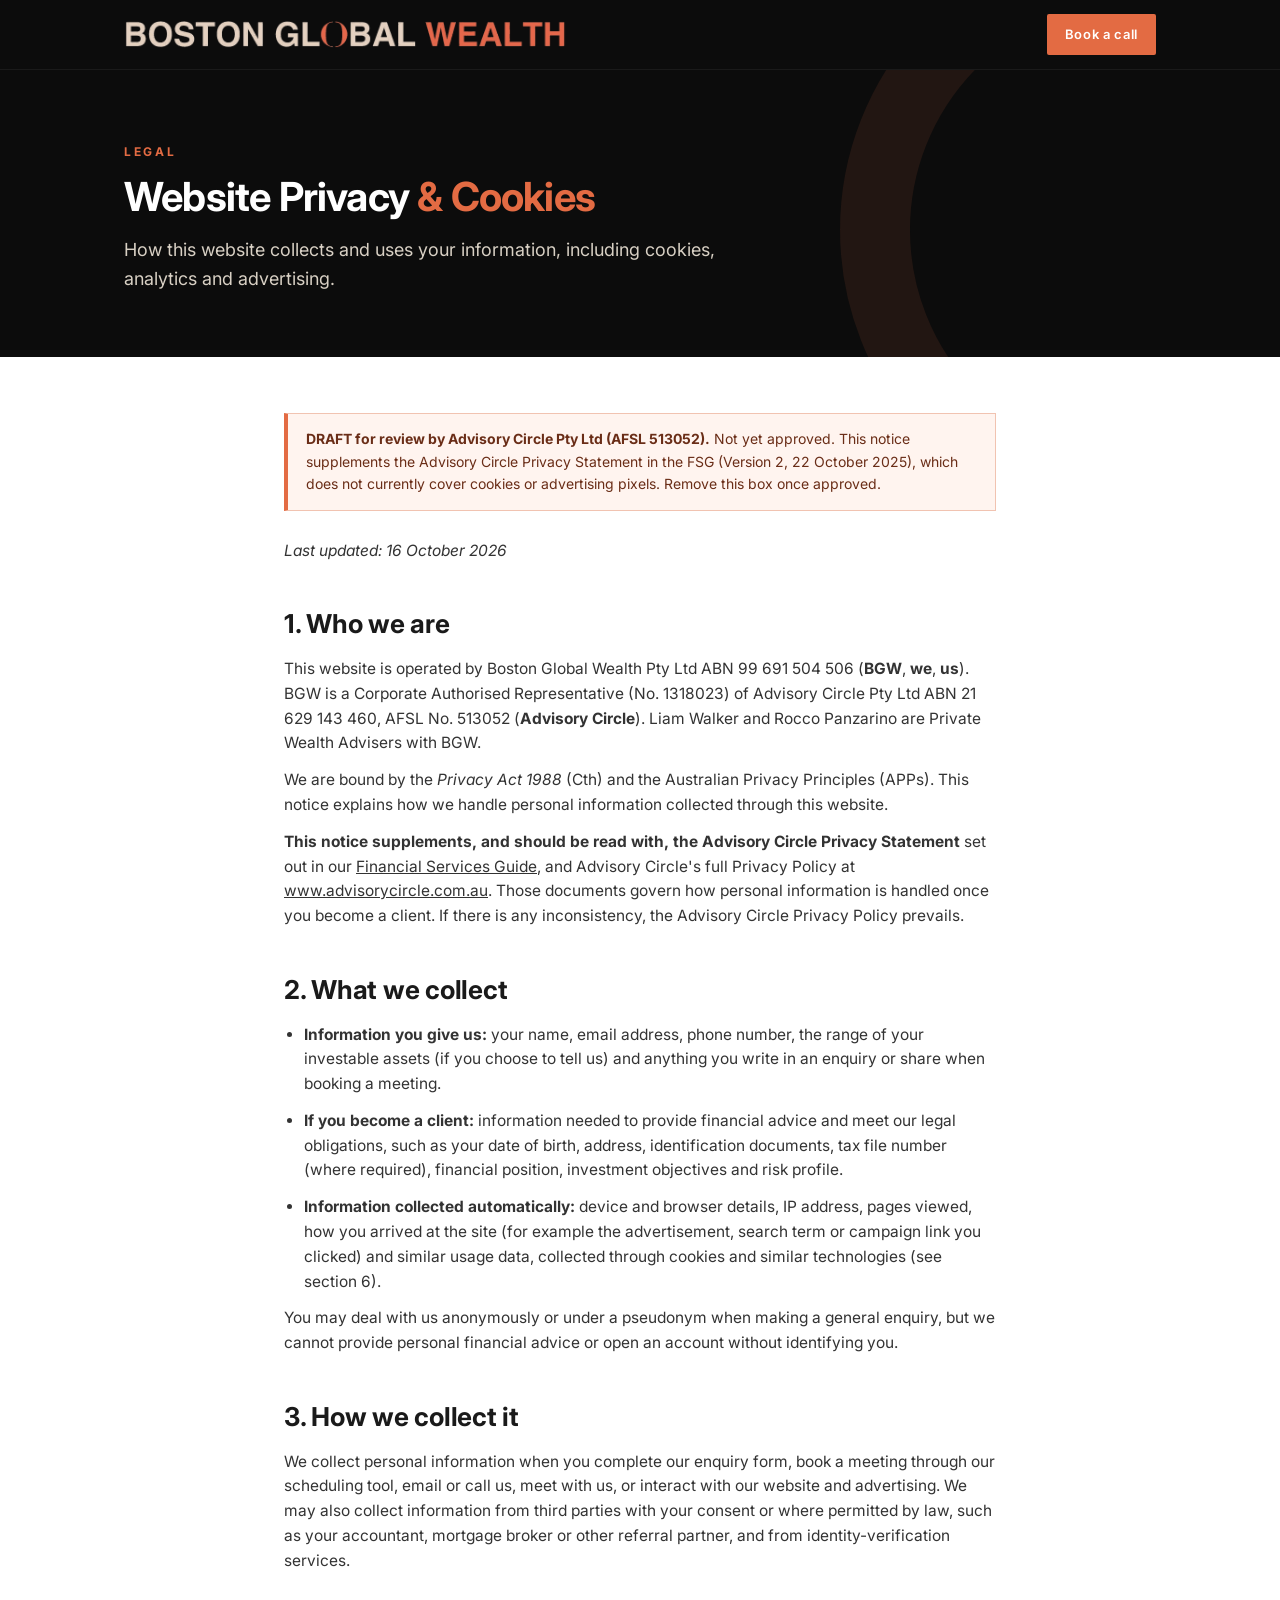
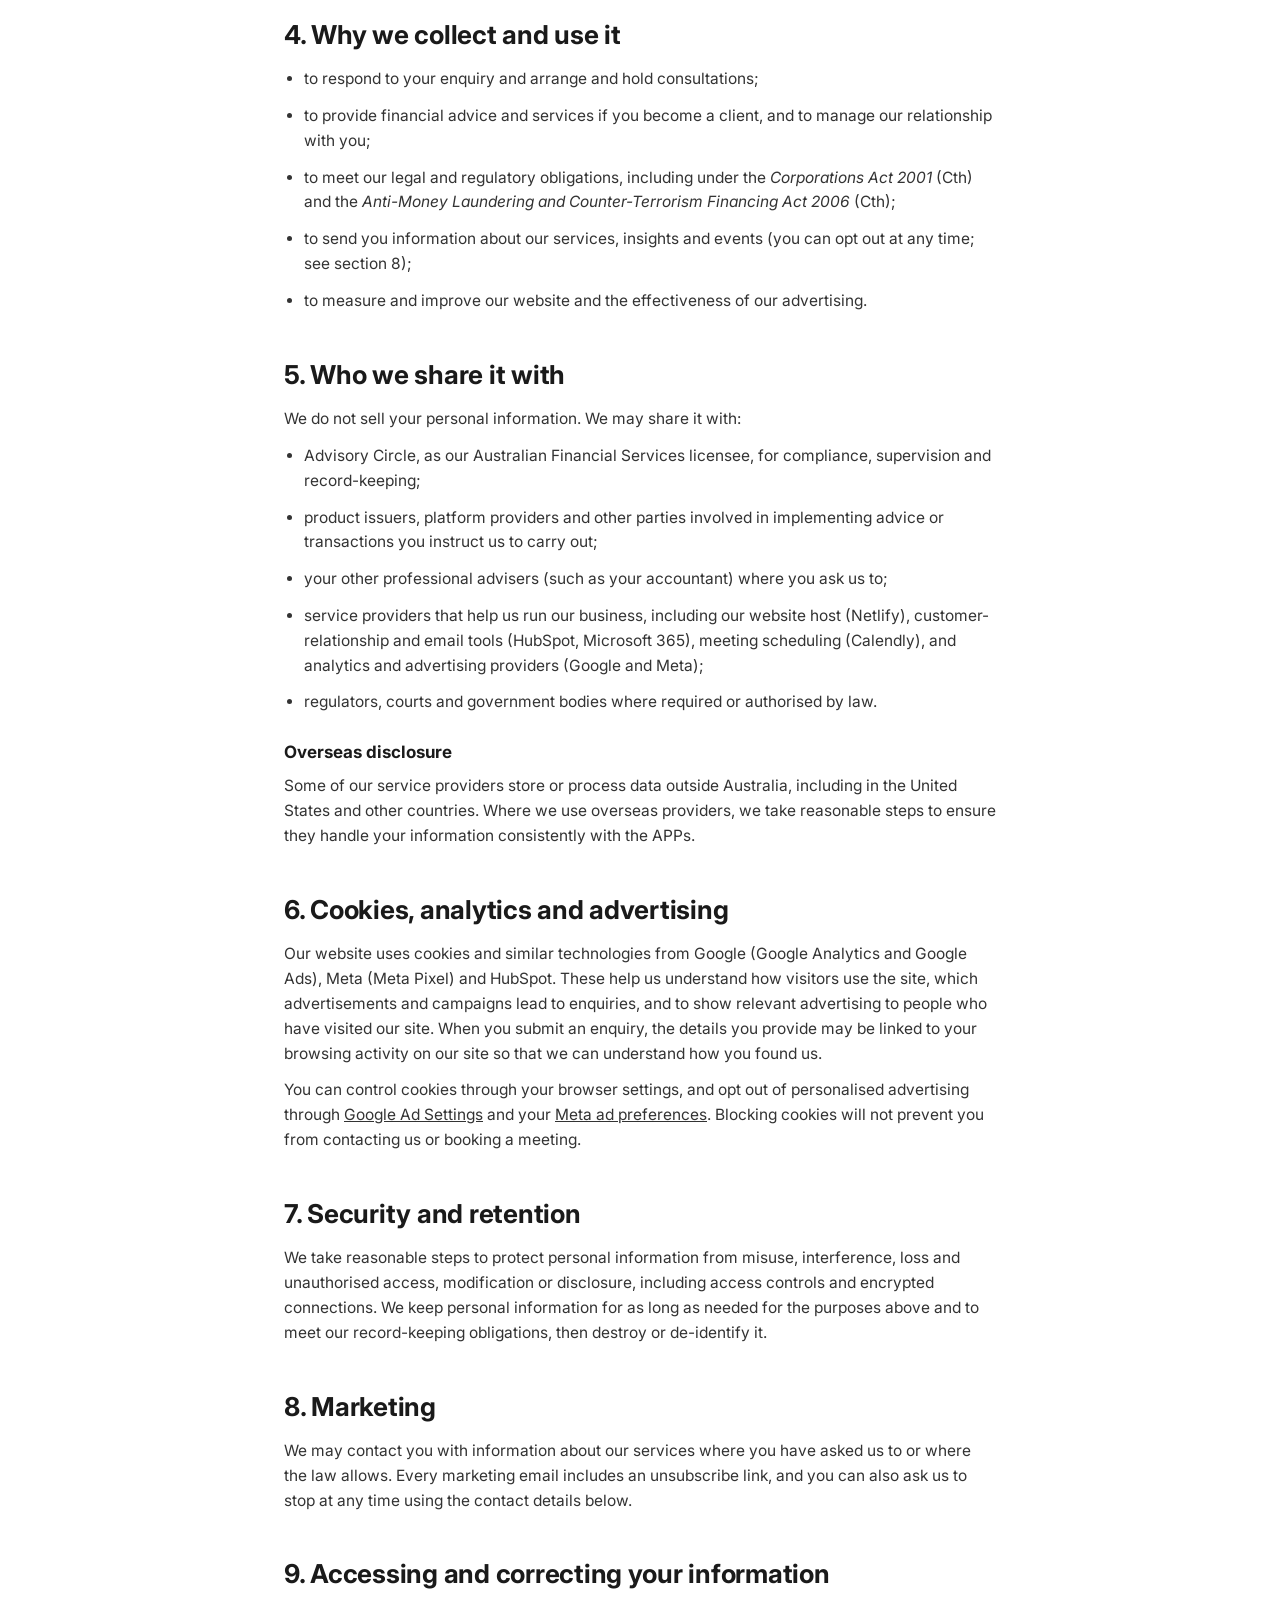
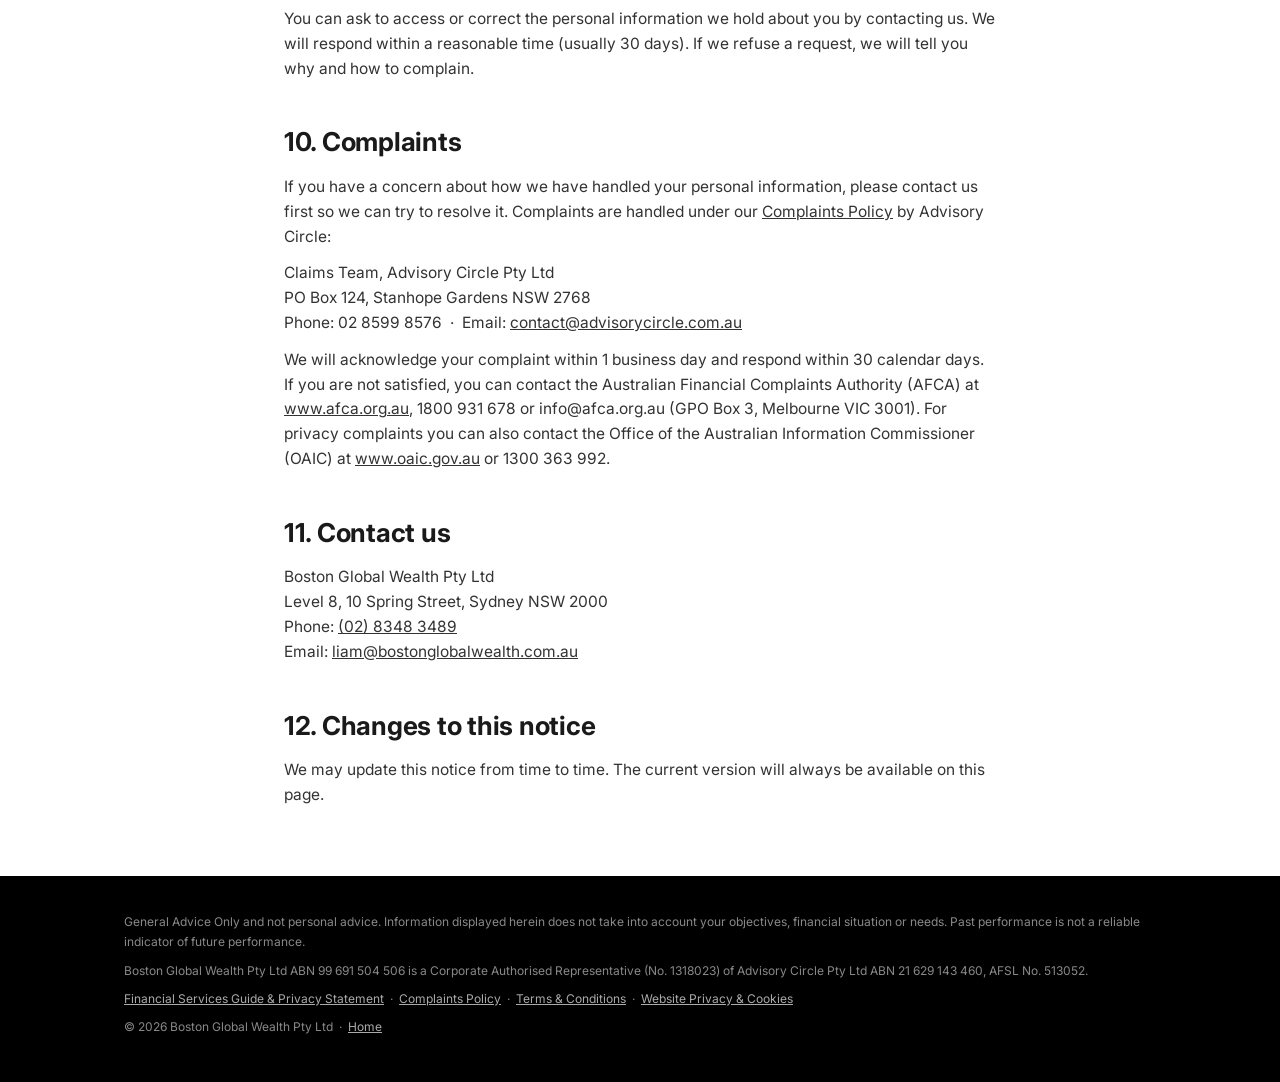
<file: privacy/index.html>
<!DOCTYPE html>
<html lang="en-AU">
<head>
<title>Website Privacy &amp; Cookies | Boston Global Wealth</title>
<meta name="description" content="How this website collects and uses personal information, including cookies, analytics and advertising technologies.">
<link rel="canonical" href="https://roccoandliambgw.com/privacy/">
<meta charset="UTF-8">
<meta name="viewport" content="width=device-width, initial-scale=1.0">
<meta name="theme-color" content="#0c0c0c">
<link rel="icon" href="/favicon.ico" sizes="any">
<link rel="icon" type="image/png" sizes="32x32" href="/assets/favicon-32.png">
<link rel="apple-touch-icon" href="/assets/apple-touch-icon.png">
<link rel="preconnect" href="https://fonts.googleapis.com">
<link rel="preconnect" href="https://fonts.gstatic.com" crossorigin>
<link href="https://fonts.googleapis.com/css2?family=Inter:wght@400;500;600;700;800&display=swap" rel="stylesheet">
<script src="/assets/track.js"></script>
<link rel="stylesheet" href="/assets/page.css">
</head>
<body>
<nav class="nav"><div class="nav-inner">
  <a href="/" class="nav-logo" aria-label="Boston Global Wealth – home"><img src="/assets/logo.png" alt="Boston Global Wealth" width="442" height="28"></a>
  <a href="https://calendly.com/liam-bostonglobalwealth/introductory-call" data-book="privacy-nav" class="nav-cta">Book a call</a>
</div></nav>

<div class="band"><div class="container">
  <div class="eyebrow">Legal</div>
  <h1>Website Privacy <span class="accent">&amp; Cookies</span></h1>
  <p class="lede">How this website collects and uses your information, including cookies, analytics and advertising.</p>
</div></div>

<section><div class="container prose">
  <div class="draft"><strong>DRAFT for review by Advisory Circle Pty Ltd (AFSL 513052).</strong> Not yet approved. This notice supplements the Advisory Circle Privacy Statement in the FSG (Version 2, 22 October 2025), which does not currently cover cookies or advertising pixels. Remove this box once approved.</div>

  <p><em>Last updated: 16 October 2026</em></p>

  <h2>1. Who we are</h2>
  <p>This website is operated by Boston Global Wealth Pty Ltd ABN 99 691 504 506 (<strong>BGW</strong>, <strong>we</strong>, <strong>us</strong>). BGW is a Corporate Authorised Representative (No. 1318023) of Advisory Circle Pty Ltd ABN 21 629 143 460, AFSL No. 513052 (<strong>Advisory Circle</strong>). Liam Walker and Rocco Panzarino are Private Wealth Advisers with BGW.</p>
  <p>We are bound by the <em>Privacy Act 1988</em> (Cth) and the Australian Privacy Principles (APPs). This notice explains how we handle personal information collected through this website.</p>
  <p><strong>This notice supplements, and should be read with, the Advisory Circle Privacy Statement</strong> set out in our <a href="https://www.bostonglobalwealth.com.au/_files/ugd/f6deeb_38c5d5685875495e9167737adecfe1a2.pdf" target="_blank" rel="noopener">Financial Services Guide</a>, and Advisory Circle's full Privacy Policy at <a href="https://www.advisorycircle.com.au" target="_blank" rel="noopener">www.advisorycircle.com.au</a>. Those documents govern how personal information is handled once you become a client. If there is any inconsistency, the Advisory Circle Privacy Policy prevails.</p>

  <h2>2. What we collect</h2>
  <ul>
    <li><strong>Information you give us:</strong> your name, email address, phone number, the range of your investable assets (if you choose to tell us) and anything you write in an enquiry or share when booking a meeting.</li>
    <li><strong>If you become a client:</strong> information needed to provide financial advice and meet our legal obligations, such as your date of birth, address, identification documents, tax file number (where required), financial position, investment objectives and risk profile.</li>
    <li><strong>Information collected automatically:</strong> device and browser details, IP address, pages viewed, how you arrived at the site (for example the advertisement, search term or campaign link you clicked) and similar usage data, collected through cookies and similar technologies (see section 6).</li>
  </ul>
  <p>You may deal with us anonymously or under a pseudonym when making a general enquiry, but we cannot provide personal financial advice or open an account without identifying you.</p>

  <h2>3. How we collect it</h2>
  <p>We collect personal information when you complete our enquiry form, book a meeting through our scheduling tool, email or call us, meet with us, or interact with our website and advertising. We may also collect information from third parties with your consent or where permitted by law, such as your accountant, mortgage broker or other referral partner, and from identity-verification services.</p>

  <h2>4. Why we collect and use it</h2>
  <ul>
    <li>to respond to your enquiry and arrange and hold consultations;</li>
    <li>to provide financial advice and services if you become a client, and to manage our relationship with you;</li>
    <li>to meet our legal and regulatory obligations, including under the <em>Corporations Act 2001</em> (Cth) and the <em>Anti-Money Laundering and Counter-Terrorism Financing Act 2006</em> (Cth);</li>
    <li>to send you information about our services, insights and events (you can opt out at any time; see section 8);</li>
    <li>to measure and improve our website and the effectiveness of our advertising.</li>
  </ul>

  <h2>5. Who we share it with</h2>
  <p>We do not sell your personal information. We may share it with:</p>
  <ul>
    <li>Advisory Circle, as our Australian Financial Services licensee, for compliance, supervision and record-keeping;</li>
    <li>product issuers, platform providers and other parties involved in implementing advice or transactions you instruct us to carry out;</li>
    <li>your other professional advisers (such as your accountant) where you ask us to;</li>
    <li>service providers that help us run our business, including our website host (Netlify), customer-relationship and email tools (HubSpot, Microsoft 365), meeting scheduling (Calendly), and analytics and advertising providers (Google and Meta);</li>
    <li>regulators, courts and government bodies where required or authorised by law.</li>
  </ul>

  <h3>Overseas disclosure</h3>
  <p>Some of our service providers store or process data outside Australia, including in the United States and other countries. Where we use overseas providers, we take reasonable steps to ensure they handle your information consistently with the APPs.</p>

  <h2>6. Cookies, analytics and advertising</h2>
  <p>Our website uses cookies and similar technologies from Google (Google Analytics and Google Ads), Meta (Meta Pixel) and HubSpot. These help us understand how visitors use the site, which advertisements and campaigns lead to enquiries, and to show relevant advertising to people who have visited our site. When you submit an enquiry, the details you provide may be linked to your browsing activity on our site so that we can understand how you found us.</p>
  <p>You can control cookies through your browser settings, and opt out of personalised advertising through <a href="https://adssettings.google.com" rel="noopener">Google Ad Settings</a> and your <a href="https://www.facebook.com/adpreferences" rel="noopener">Meta ad preferences</a>. Blocking cookies will not prevent you from contacting us or booking a meeting.</p>

  <h2>7. Security and retention</h2>
  <p>We take reasonable steps to protect personal information from misuse, interference, loss and unauthorised access, modification or disclosure, including access controls and encrypted connections. We keep personal information for as long as needed for the purposes above and to meet our record-keeping obligations, then destroy or de-identify it.</p>

  <h2>8. Marketing</h2>
  <p>We may contact you with information about our services where you have asked us to or where the law allows. Every marketing email includes an unsubscribe link, and you can also ask us to stop at any time using the contact details below.</p>

  <h2>9. Accessing and correcting your information</h2>
  <p>You can ask to access or correct the personal information we hold about you by contacting us. We will respond within a reasonable time (usually 30 days). If we refuse a request, we will tell you why and how to complain.</p>

  <h2>10. Complaints</h2>
  <p>If you have a concern about how we have handled your personal information, please contact us first so we can try to resolve it. Complaints are handled under our <a href="https://www.bostonglobalwealth.com.au/complaints-policy" target="_blank" rel="noopener">Complaints Policy</a> by Advisory Circle:</p>
  <p>Claims Team, Advisory Circle Pty Ltd<br>
  PO Box 124, Stanhope Gardens NSW 2768<br>
  Phone: 02 8599 8576 &nbsp;·&nbsp; Email: <a href="mailto:contact@advisorycircle.com.au">contact@advisorycircle.com.au</a></p>
  <p>We will acknowledge your complaint within 1 business day and respond within 30 calendar days. If you are not satisfied, you can contact the Australian Financial Complaints Authority (AFCA) at <a href="https://www.afca.org.au" rel="noopener">www.afca.org.au</a>, 1800 931 678 or info@afca.org.au (GPO Box 3, Melbourne VIC 3001). For privacy complaints you can also contact the Office of the Australian Information Commissioner (OAIC) at <a href="https://www.oaic.gov.au" rel="noopener">www.oaic.gov.au</a> or 1300 363 992.</p>

  <h2>11. Contact us</h2>
  <p>Boston Global Wealth Pty Ltd<br>
  Level 8, 10 Spring Street, Sydney NSW 2000<br>
  Phone: <a href="tel:+61283483489">(02) 8348 3489</a><br>
  Email: <a href="mailto:liam@bostonglobalwealth.com.au">liam@bostonglobalwealth.com.au</a></p>

  <h2>12. Changes to this notice</h2>
  <p>We may update this notice from time to time. The current version will always be available on this page.</p>
</div></section>

<footer><div class="container">
  <p>General Advice Only and not personal advice. Information displayed herein does not take into account your objectives, financial situation or needs. Past performance is not a reliable indicator of future performance.</p>
  <p>Boston Global Wealth Pty Ltd ABN 99 691 504 506 is a Corporate Authorised Representative (No. 1318023) of Advisory Circle Pty Ltd ABN 21 629 143 460, AFSL No. 513052.</p>
  <p><a href="https://www.bostonglobalwealth.com.au/_files/ugd/f6deeb_38c5d5685875495e9167737adecfe1a2.pdf" target="_blank" rel="noopener">Financial Services Guide &amp; Privacy Statement</a> &nbsp;·&nbsp; <a href="https://www.bostonglobalwealth.com.au/complaints-policy" target="_blank" rel="noopener">Complaints Policy</a> &nbsp;·&nbsp; <a href="https://645a974a-48d3-4e20-9f86-e9d6c67c1be2.filesusr.com/ugd/268891_e3b74bd841af4ff3b63b600b182890c3.pdf" target="_blank" rel="noopener">Terms &amp; Conditions</a> &nbsp;·&nbsp; <a href="/privacy/">Website Privacy &amp; Cookies</a></p>
  <p>&copy; 2026 Boston Global Wealth Pty Ltd &nbsp;·&nbsp; <a href="/">Home</a></p>
</div></footer>
<script src="/assets/site.js" defer></script>
</body>
</html>
</file>
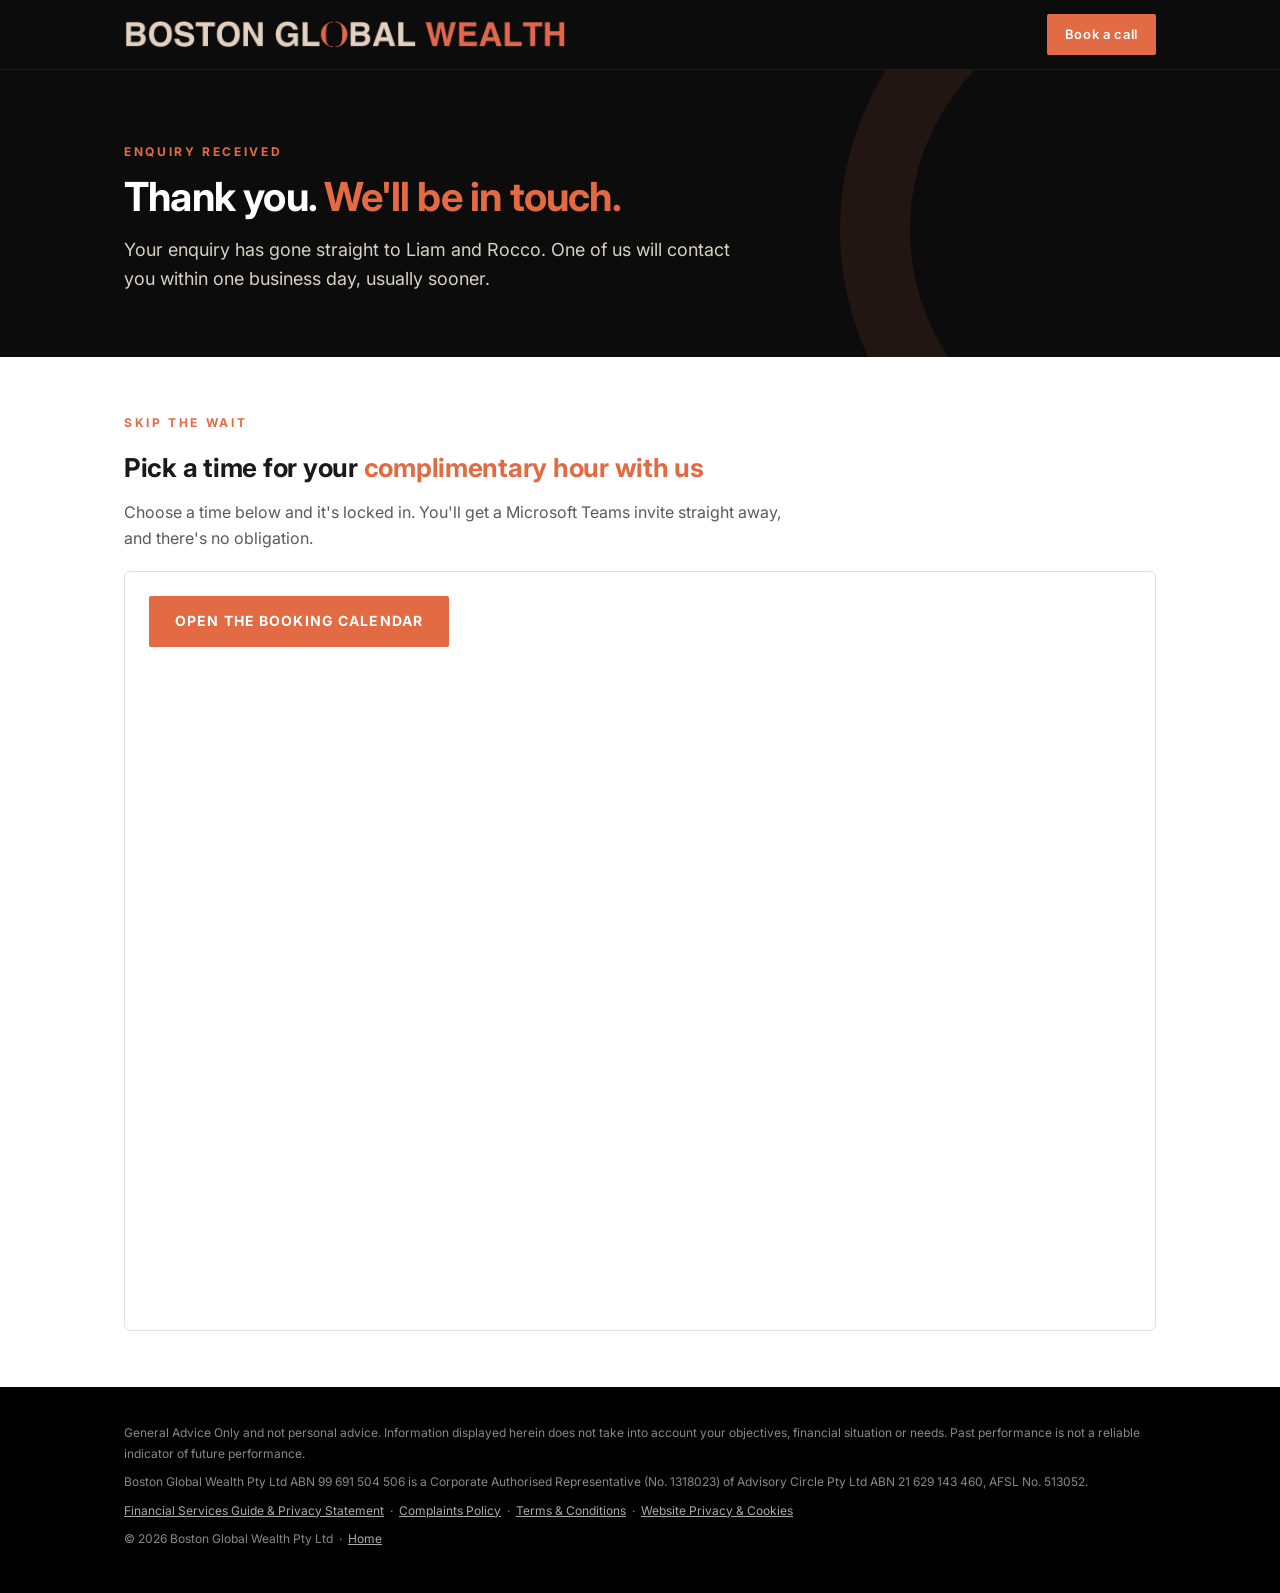
<file: thank-you/index.html>
<!DOCTYPE html>
<html lang="en-AU">
<head>
<title>Thank you | Boston Global Wealth</title>
<meta name="robots" content="noindex, nofollow">
<meta charset="UTF-8">
<meta name="viewport" content="width=device-width, initial-scale=1.0">
<meta name="theme-color" content="#0c0c0c">
<link rel="icon" href="/favicon.ico" sizes="any">
<link rel="icon" type="image/png" sizes="32x32" href="/assets/favicon-32.png">
<link rel="apple-touch-icon" href="/assets/apple-touch-icon.png">
<link rel="preconnect" href="https://fonts.googleapis.com">
<link rel="preconnect" href="https://fonts.gstatic.com" crossorigin>
<link href="https://fonts.googleapis.com/css2?family=Inter:wght@400;500;600;700;800&display=swap" rel="stylesheet">
<script src="/assets/track.js"></script>
<link rel="stylesheet" href="/assets/page.css">
</head>
<body data-thankyou>
<nav class="nav"><div class="nav-inner">
  <a href="/" class="nav-logo" aria-label="Boston Global Wealth – home"><img src="/assets/logo.png" alt="Boston Global Wealth" width="442" height="28"></a>
  <a href="https://calendly.com/liam-bostonglobalwealth/introductory-call" data-book="thankyou-nav" class="nav-cta">Book a call</a>
</div></nav>

<div class="band"><div class="container">
  <div class="eyebrow" id="ty-eyebrow">Enquiry received</div>
  <h1 id="ty-title">Thank you<span id="ty-name"></span>. <span class="accent">We'll be in touch.</span></h1>
  <p class="lede" id="ty-lede">Your enquiry has gone straight to Liam and Rocco. One of us will contact you within one business day, usually sooner.</p>
</div></div>

<section id="book-section"><div class="container">
  <div class="eyebrow">Skip the wait</div>
  <h2 style="margin-top:0">Pick a time for your <span class="accent">complimentary hour with us</span></h2>
  <p style="color:#5a5a5a;max-width:680px">Choose a time below and it's locked in. You'll get a Microsoft Teams invite straight away, and there's no obligation.</p>
  <div class="cal-wrap" id="cal-inline" aria-label="Booking calendar"></div>
</div></section>

<section id="booked-section" hidden><div class="container">
  <h2 style="margin-top:0">What happens next</h2>
  <div class="steps">
    <div class="step"><b>1. Check your inbox</b><p>Your calendar invite and Teams link are on their way. Add it to your calendar so it isn't missed.</p></div>
    <div class="step"><b>2. A quick prep note</b><p>We may email a few questions beforehand so we can make the most of your time.</p></div>
    <div class="step"><b>3. Your consultation</b><p>A relaxed conversation about your goals, current portfolio and where we may be able to help.</p></div>
  </div>
  <div class="actions"><a class="btn btn-primary" href="/">Back to the website</a></div>
</div></section>

<footer><div class="container">
  <p>General Advice Only and not personal advice. Information displayed herein does not take into account your objectives, financial situation or needs. Past performance is not a reliable indicator of future performance.</p>
  <p>Boston Global Wealth Pty Ltd ABN 99 691 504 506 is a Corporate Authorised Representative (No. 1318023) of Advisory Circle Pty Ltd ABN 21 629 143 460, AFSL No. 513052.</p>
  <p><a href="https://www.bostonglobalwealth.com.au/_files/ugd/f6deeb_38c5d5685875495e9167737adecfe1a2.pdf" target="_blank" rel="noopener">Financial Services Guide &amp; Privacy Statement</a> &nbsp;·&nbsp; <a href="https://www.bostonglobalwealth.com.au/complaints-policy" target="_blank" rel="noopener">Complaints Policy</a> &nbsp;·&nbsp; <a href="https://645a974a-48d3-4e20-9f86-e9d6c67c1be2.filesusr.com/ugd/268891_e3b74bd841af4ff3b63b600b182890c3.pdf" target="_blank" rel="noopener">Terms &amp; Conditions</a> &nbsp;·&nbsp; <a href="/privacy/">Website Privacy &amp; Cookies</a></p>
  <p>&copy; 2026 Boston Global Wealth Pty Ltd &nbsp;·&nbsp; <a href="/">Home</a></p>
</div></footer>

<script src="/assets/site.js"></script>
<script>
(function () {
  function ss(k, v) { try { if (v === undefined) return JSON.parse(sessionStorage.getItem(k) || 'null'); if (v === null) sessionStorage.removeItem(k); else sessionStorage.setItem(k, JSON.stringify(v)); } catch (e) { return null; } }
  var type = new URLSearchParams(location.search).get('t') || 'enquiry';
  var lead = ss('bgw_lead') || {};
  if (lead.firstname) document.getElementById('ty-name').textContent = ', ' + String(lead.firstname).slice(0, 40);

  function showBooked() {
    document.getElementById('ty-eyebrow').textContent = 'Consultation booked';
    var t = document.getElementById('ty-title');
    t.textContent = 'You\u2019re booked in' + (lead.firstname ? ', ' + String(lead.firstname).slice(0, 40) : '') + '. ';
    var sp = document.createElement('span'); sp.className = 'accent'; sp.textContent = 'We look forward to speaking with you.'; t.appendChild(sp);
    document.getElementById('ty-lede').textContent = 'Your consultation with Liam and Rocco is confirmed. A calendar invite with the Microsoft Teams link has been sent to your email.';
    document.getElementById('book-section').hidden = true;
    document.getElementById('booked-section').hidden = false;
    window.scrollTo({ top: 0, behavior: 'smooth' });
  }
  window.BGW_onBooked = showBooked;

  // Fire the enquiry conversion exactly once (refreshing this page won't double count)
  var conv = ss('bgw_conv');
  if (conv && conv.type === 'lead' && !conv.fired) {
    window.BGW_TRACK('lead', Object.assign({ event_id: conv.id, label: 'Website enquiry' }, lead));
    conv.fired = true; ss('bgw_conv', conv);
  }

  if (type === 'booking') showBooked();
  else window.BGW_inlineBooking(document.getElementById('cal-inline'));
})();
</script>
</body>
</html>
</file>
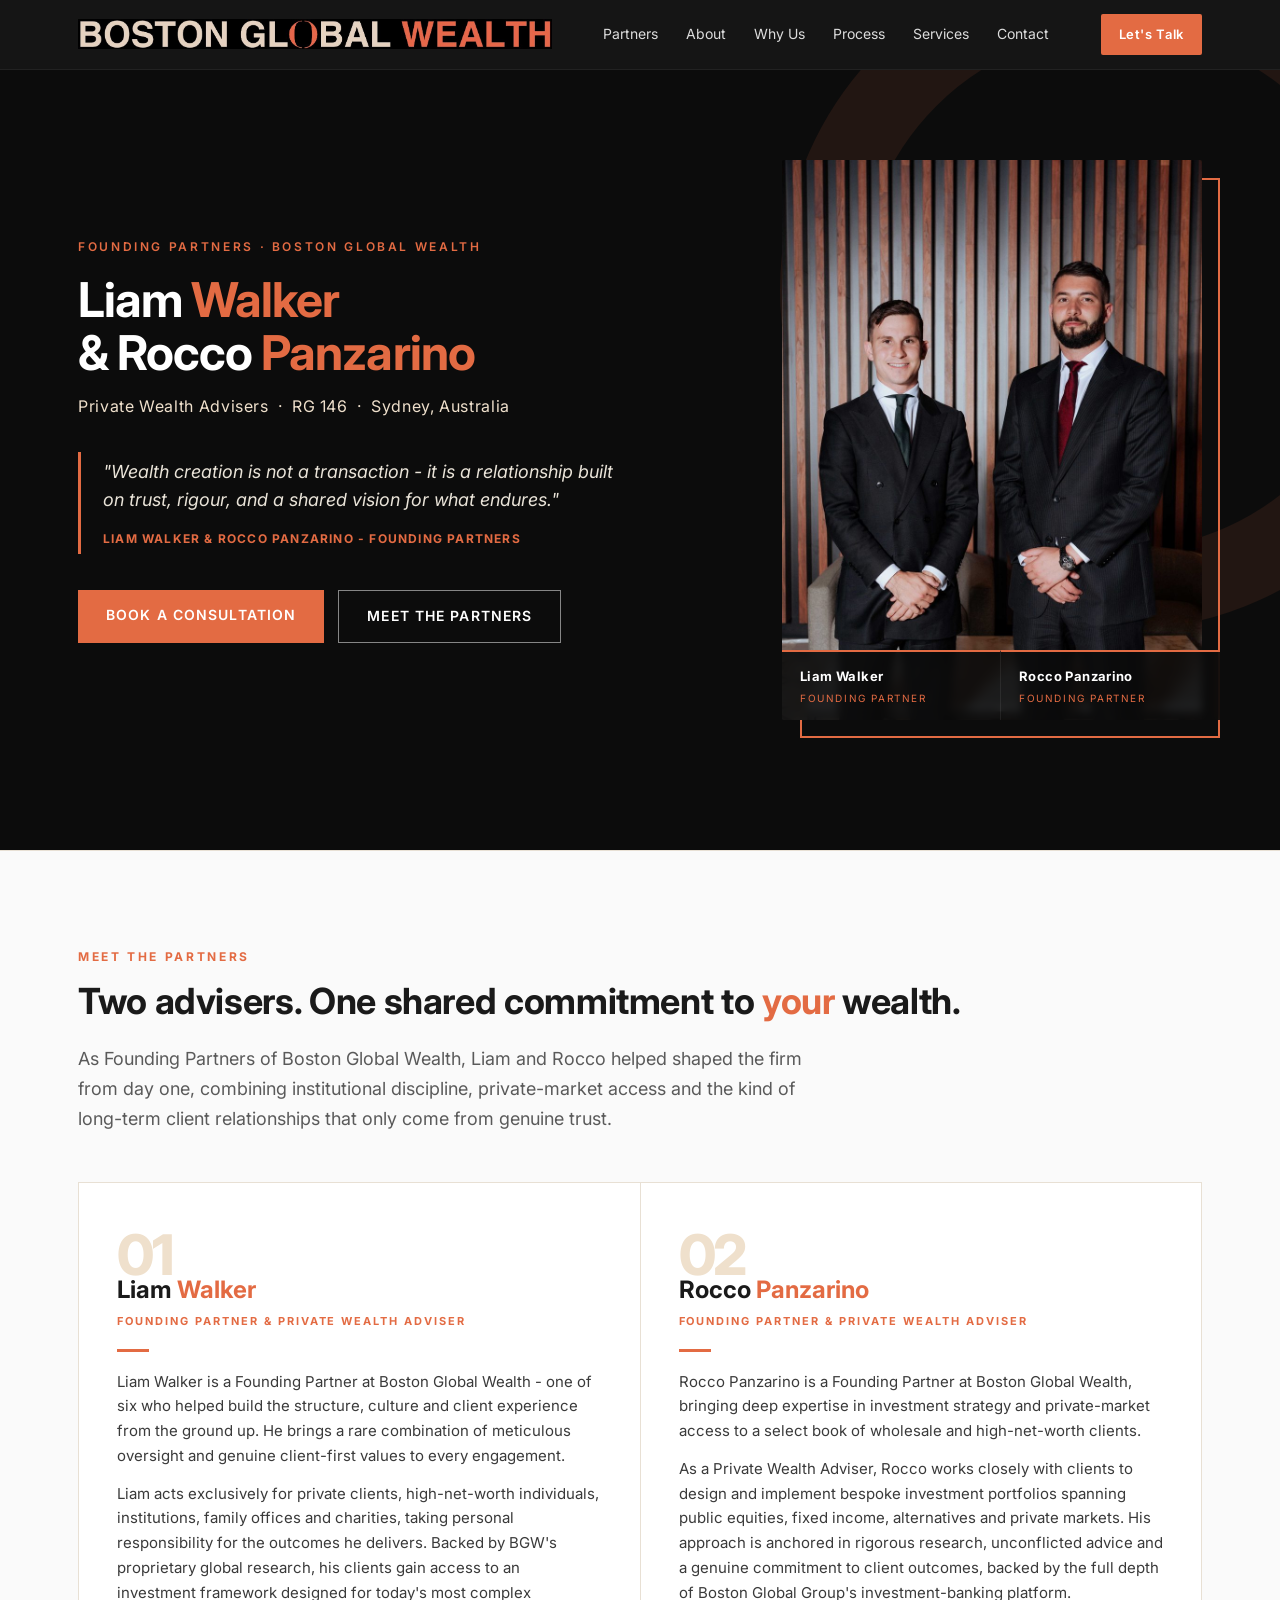
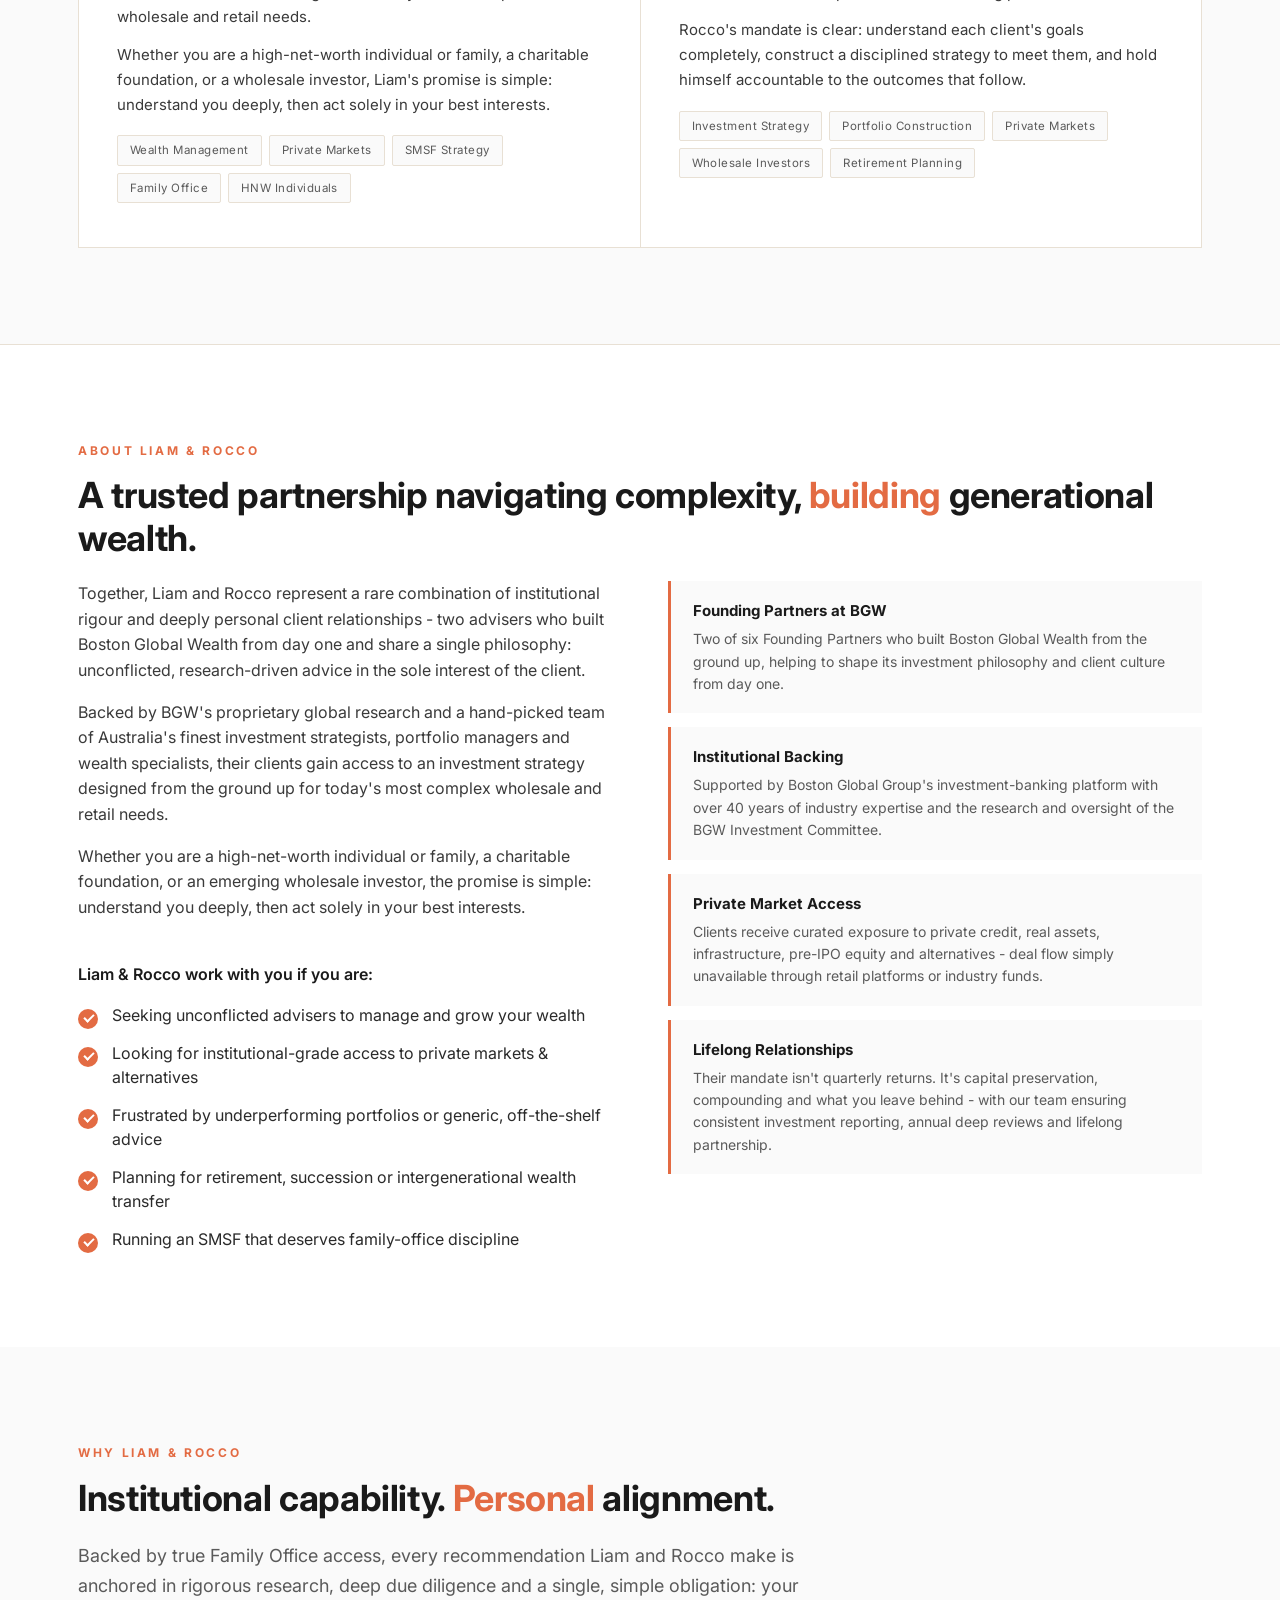
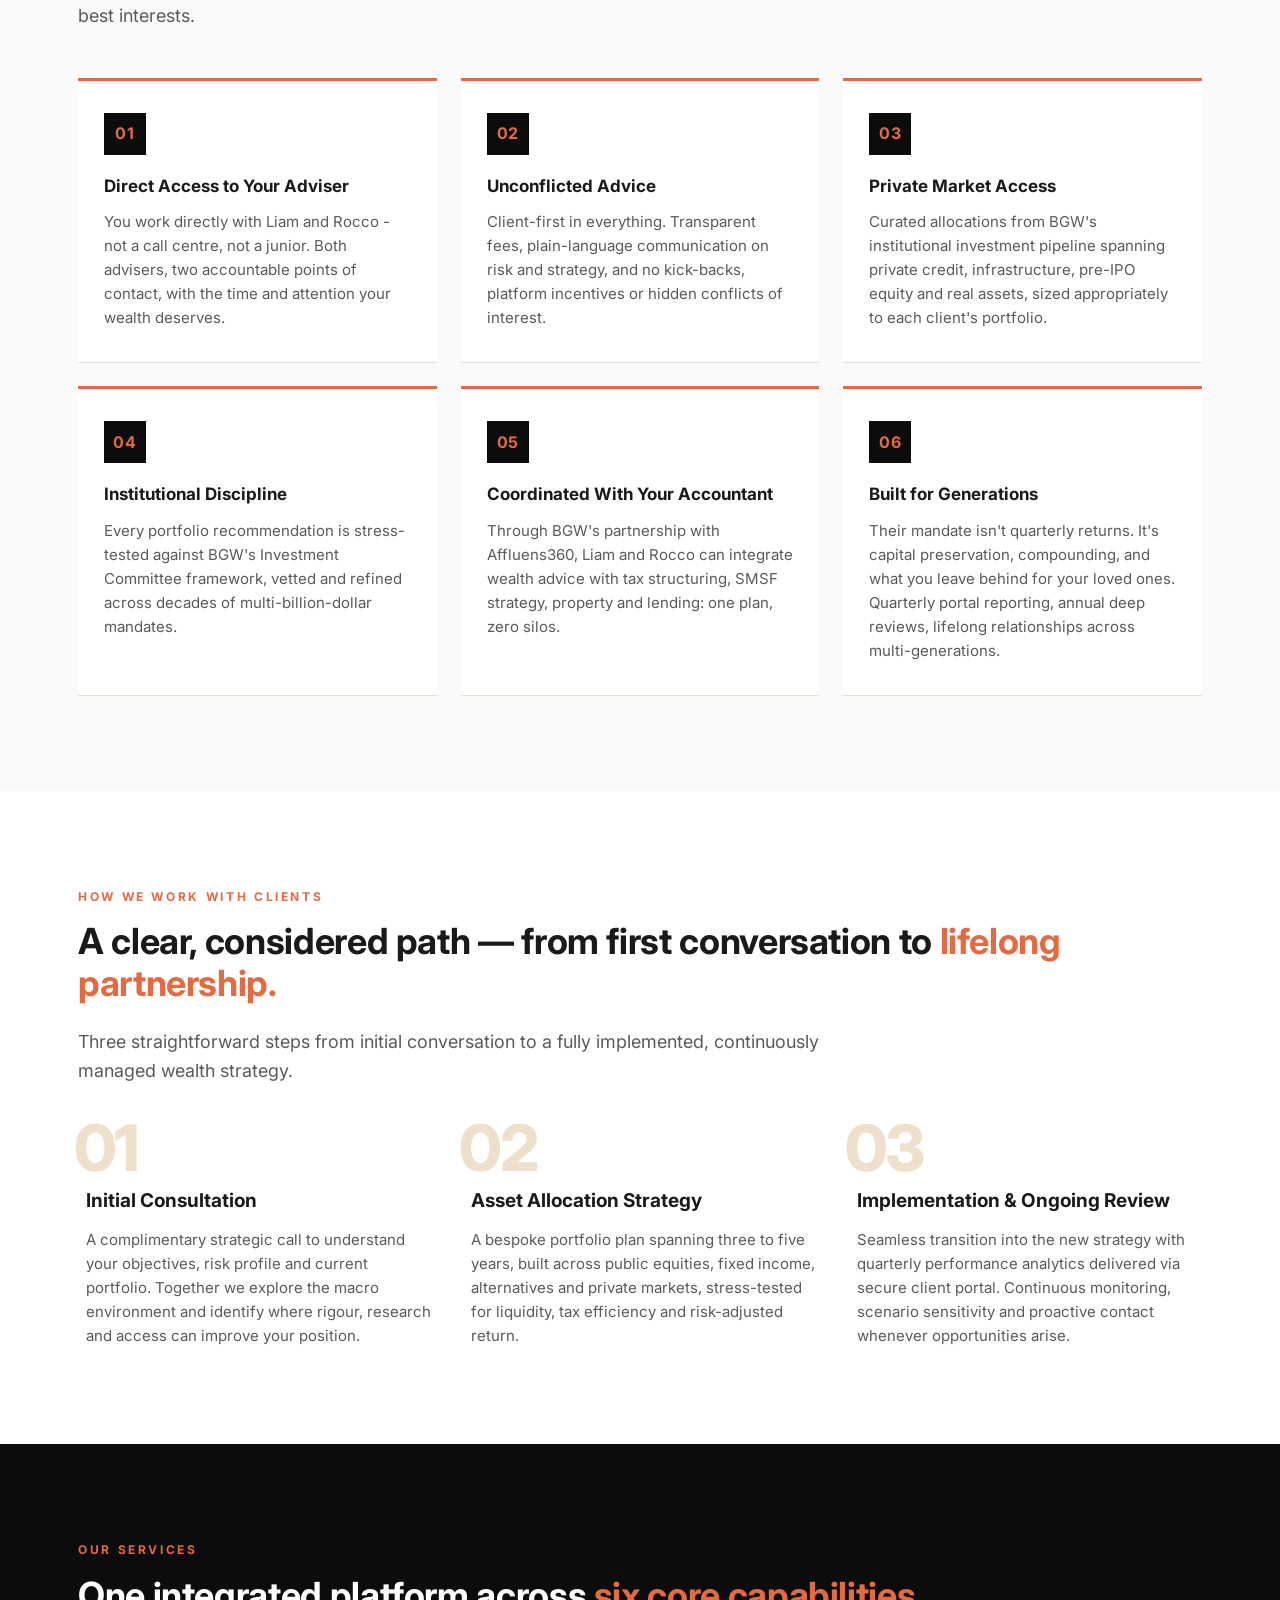
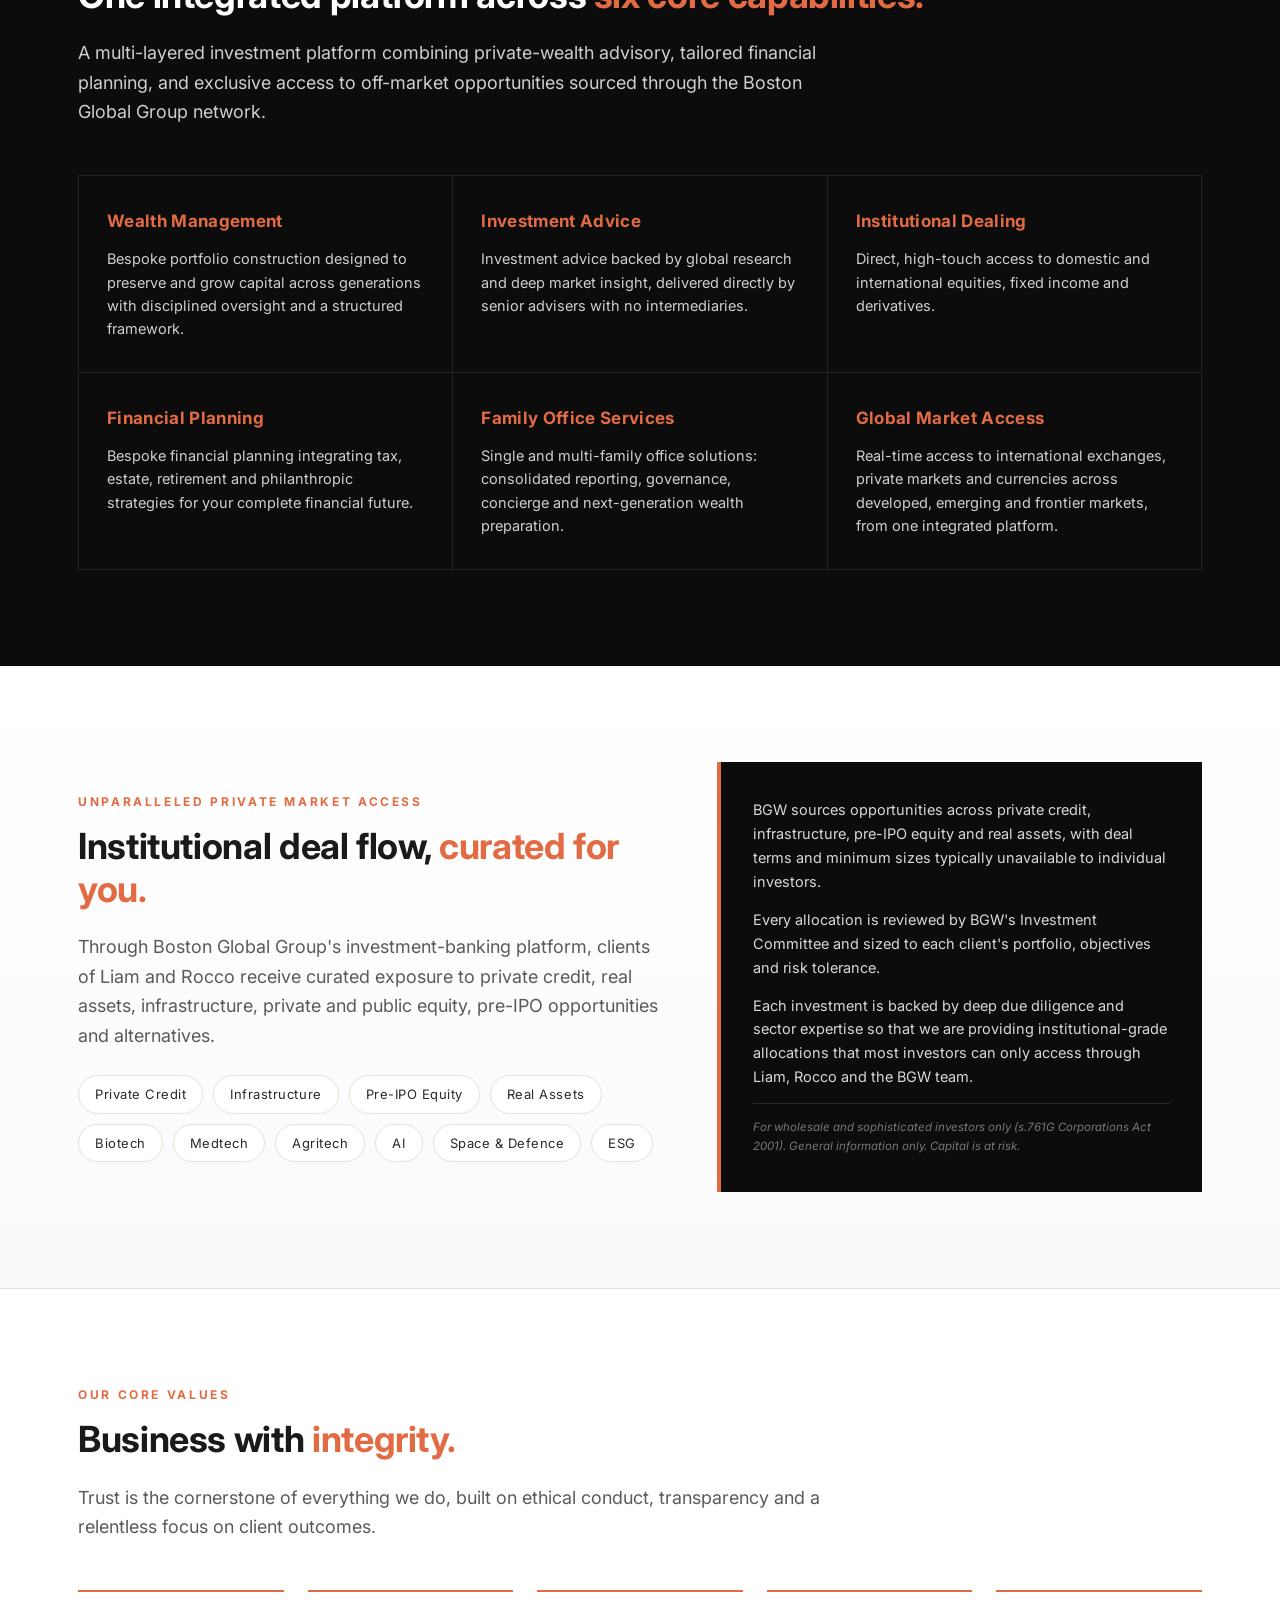
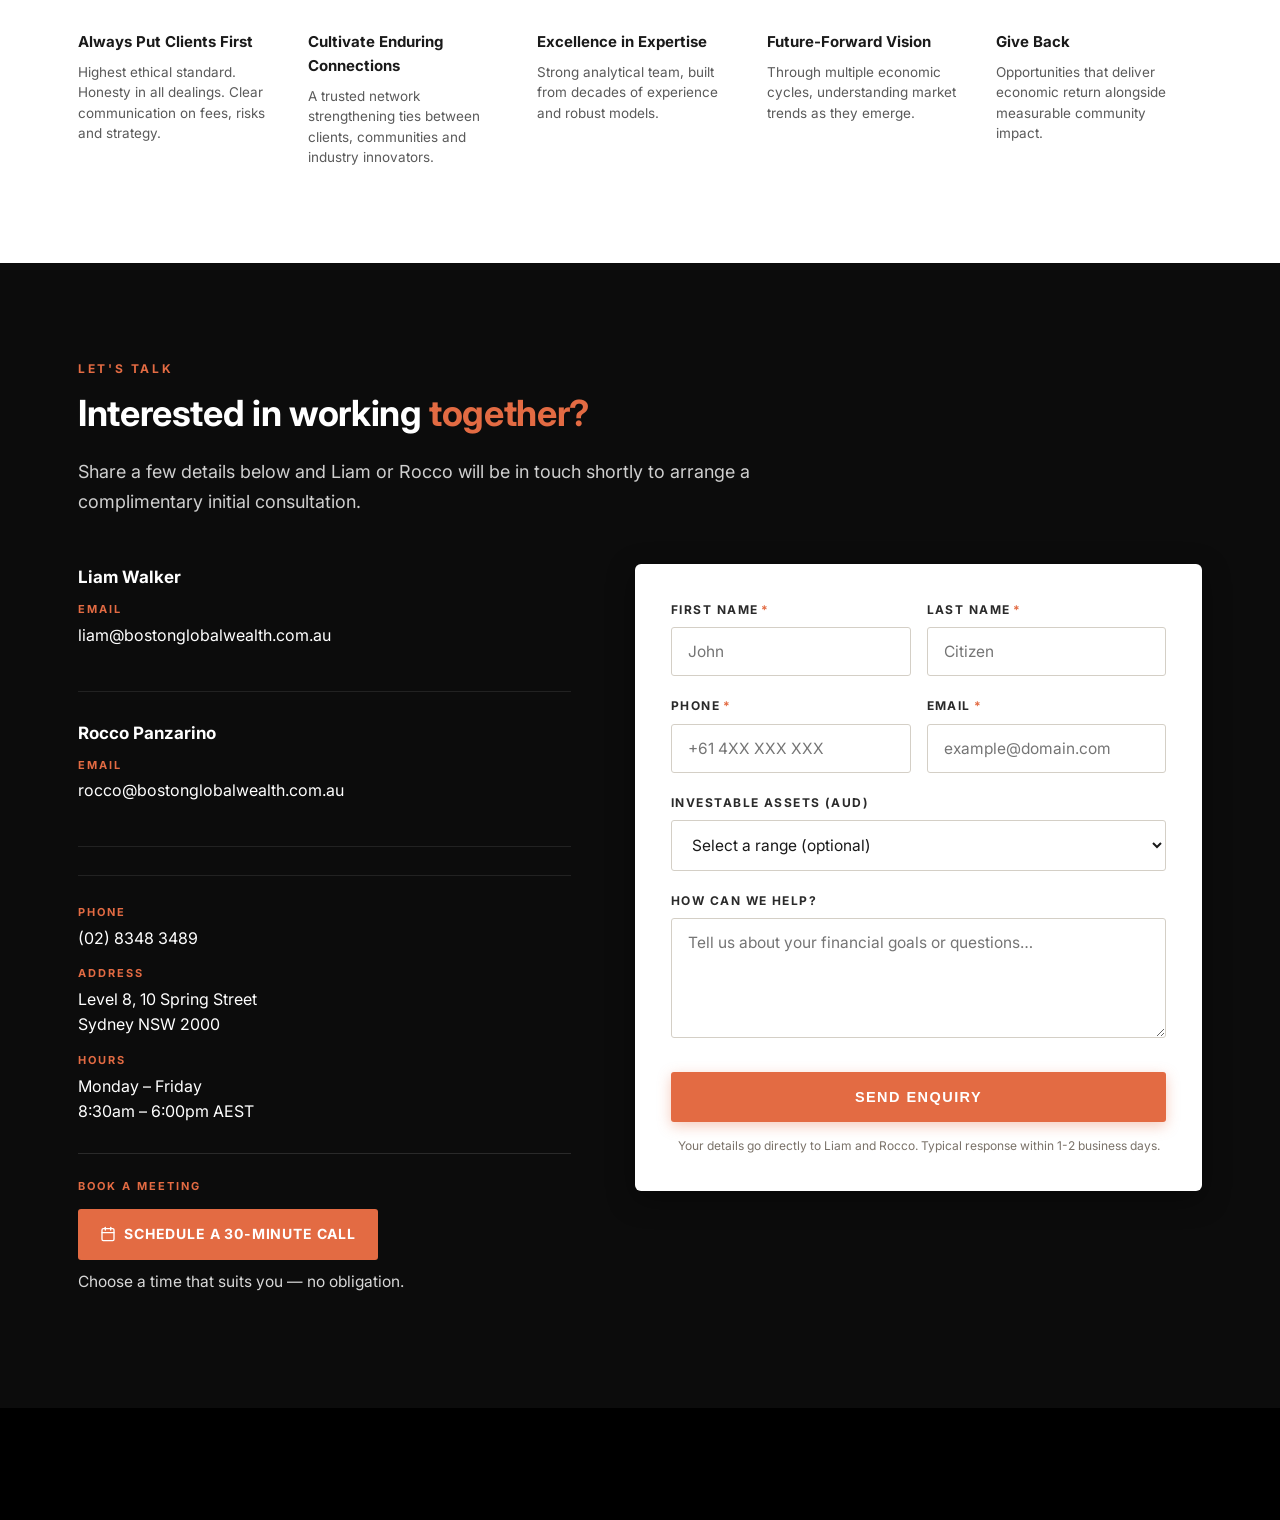
<file: liam-rocco-bgw_calendly&mobile.html>
<!DOCTYPE html>
<html lang="en">
<head>
<!-- Meta Pixel Code -->
<script>
!function(f,b,e,v,n,t,s)
{if(f.fbq)return;n=f.fbq=function(){n.callMethod?
n.callMethod.apply(n,arguments):n.queue.push(arguments)};
if(!f._fbq)f._fbq=n;n.push=n;n.loaded=!0;n.version='2.0';
n.queue=[];t=b.createElement(e);t.async=!0;
t.src=v;s=b.getElementsByTagName(e)[0];
s.parentNode.insertBefore(t,s)}(window, document,'script',
'https://connect.facebook.net/en_US/fbevents.js');
fbq('init', '972349529038336');
fbq('track', 'PageView');
</script>
<noscript><img height="1" width="1" style="display:none"
src="https://www.facebook.com/tr?id=972349529038336&ev=PageView&noscript=1"
/></noscript>
<!-- End Meta Pixel Code -->
<meta charset="UTF-8">
<meta name="viewport" content="width=device-width, initial-scale=1.0">
<meta name="description" content="Liam Walker & Rocco Panzarino are Founding Partners & Private Wealth Advisers at Boston Global Wealth, delivering sophisticated investment solutions for high-net-worth individuals, wholesale investors and family offices.">
<title>Liam Walker & Rocco Panzarino | Founding Partners | Boston Global Wealth</title>
<link rel="preconnect" href="https://fonts.googleapis.com">
<link href="https://fonts.googleapis.com/css2?family=Inter:wght@300;400;500;600;700;800&display=swap" rel="stylesheet">
<style>
  :root{
    --bgw-black:#0c0c0c;
    --bgw-ink:#1a1a1a;
    --bgw-cream:#efe0cc;
    --bgw-orange:#e36b43;
    --bgw-orange-dark:#c5552f;
    --bgw-grey:#5a5a5a;
    --bgw-line:#e8e0d4;
    --bgw-bg:#fafafa;
  }
  *{box-sizing:border-box;margin:0;padding:0}
  html{scroll-behavior:smooth}
  body{font-family:'Inter','Helvetica Neue','Segoe UI',Arial,sans-serif;color:var(--bgw-ink);background:#fff;line-height:1.6;-webkit-font-smoothing:antialiased}
  img{max-width:100%;display:block}
  a{color:inherit;text-decoration:none}
  .container{max-width:1180px;margin:0 auto;padding:0 28px}

  /* NAV */
  .nav{position:sticky;top:0;background:rgba(12,12,12,.96);backdrop-filter:blur(6px);z-index:50;border-bottom:1px solid rgba(255,255,255,.06)}
  .nav-inner{display:flex;align-items:center;justify-content:space-between;padding:14px 28px;max-width:1180px;margin:0 auto}
  .nav-logo img{height:30px;width:auto;display:block}
  .nav-links{display:flex;gap:28px;font-size:14px}
  .nav-links a{color:#ddd;transition:color .2s}
  .nav-links a:hover{color:var(--bgw-orange)}
  .nav-cta{background:var(--bgw-orange);color:#fff;padding:10px 18px;border-radius:2px;font-size:13px;letter-spacing:.05em;font-weight:600;transition:background .2s;white-space:nowrap}
  .nav-cta:hover{background:var(--bgw-orange-dark)}
  @media(max-width:780px){.nav-links{display:none}}

  /* HERO */
  .hero{background:var(--bgw-black);color:#fff;padding:90px 0 130px;position:relative;overflow:hidden}
  .hero::before{content:"";position:absolute;right:-180px;top:-120px;width:520px;height:520px;border-radius:50%;border:80px solid var(--bgw-orange);opacity:.10;pointer-events:none}
  .hero-grid{display:grid;grid-template-columns:1.25fr 1fr;gap:72px;align-items:center;position:relative;z-index:2}
  .hero-eyebrow{color:var(--bgw-orange);letter-spacing:.22em;font-size:12px;font-weight:600;margin-bottom:18px;text-transform:uppercase}
  .hero h1{font-size:48px;line-height:1.1;font-weight:700;letter-spacing:-.02em;margin-bottom:14px}
  .hero h1 .accent{color:var(--bgw-orange)}
  .hero .role{color:var(--bgw-cream);font-size:16px;letter-spacing:.04em;margin-bottom:34px;line-height:1.5}
  .hero blockquote{border-left:3px solid var(--bgw-orange);padding:6px 0 6px 22px;font-size:18px;line-height:1.6;font-style:italic;color:#e9e3d8;margin-bottom:36px;max-width:560px}
  .hero blockquote cite{display:block;margin-top:14px;font-style:normal;font-size:12px;letter-spacing:.1em;text-transform:uppercase;color:var(--bgw-orange);font-weight:700}
  .hero-ctas{display:flex;gap:14px;flex-wrap:wrap}
  .btn{display:inline-block;padding:14px 28px;font-size:14px;letter-spacing:.08em;font-weight:600;text-transform:uppercase;transition:all .2s;border:none;cursor:pointer}
  .btn-primary{background:var(--bgw-orange);color:#fff}
  .btn-primary:hover{background:var(--bgw-orange-dark)}
  .btn-ghost{background:transparent;color:#fff;border:1.5px solid rgba(255,255,255,.5)}
  .btn-ghost:hover{background:#fff;color:var(--bgw-black)}

  /* HERO PHOTO */
  .hero-photo{position:relative}
  .hero-photo .frame{width:100%;max-width:420px;margin-left:auto;position:relative}
  .hero-photo .frame::before{content:"";position:absolute;inset:18px -18px -18px 18px;border:2px solid var(--bgw-orange);z-index:0;pointer-events:none}
  .hero-photo img{position:relative;z-index:1;width:100%;border-radius:2px;object-fit:cover;object-position:center top;aspect-ratio:3/4}
  .photo-names{position:absolute;bottom:0;left:0;right:-18px;z-index:2;display:grid;grid-template-columns:1fr 1fr}
  .pnt{background:rgba(12,12,12,.9);backdrop-filter:blur(4px);padding:14px 18px;border-top:2px solid var(--bgw-orange)}
  .pnt:first-child{border-right:1px solid rgba(255,255,255,.07)}
  .pnt .pname{color:#fff;font-size:13px;font-weight:700;letter-spacing:.03em}
  .pnt .prole{color:var(--bgw-orange);font-size:10px;letter-spacing:.16em;text-transform:uppercase;margin-top:3px}
  @media(max-width:880px){
    .hero-grid{grid-template-columns:1fr;gap:48px}
    .hero h1{font-size:34px}
    .hero blockquote{font-size:16px}
    .hero-photo .frame{max-width:320px;margin:0 auto}
    .photo-names{right:0}
  }

  /* SECTION COMMON */
  section{padding:96px 0}
  .section-label{color:var(--bgw-orange);letter-spacing:.22em;font-size:12px;font-weight:700;text-transform:uppercase;margin-bottom:14px}
  h2{font-size:36px;line-height:1.18;font-weight:700;letter-spacing:-.01em;margin-bottom:22px}
  h2 .accent{color:var(--bgw-orange)}
  h3{font-size:20px;font-weight:700;margin-bottom:10px;color:var(--bgw-ink)}
  .lede{font-size:18px;color:var(--bgw-grey);max-width:760px;margin-bottom:48px;line-height:1.65}

  /* PROFILES */
  .profiles{background:var(--bgw-bg);border-top:1px solid var(--bgw-line)}
  .profiles-grid{display:grid;grid-template-columns:1fr 1fr;gap:1px;background:var(--bgw-line);border:1px solid var(--bgw-line);margin-top:8px}
  .pcard{background:#fff;padding:44px 38px}
  .pcard-num{font-size:56px;line-height:1;color:var(--bgw-cream);font-weight:800;letter-spacing:-.04em;margin-bottom:-12px}
  .pcard h3{font-size:24px;font-weight:700;color:var(--bgw-ink);margin-bottom:4px}
  .pcard h3 .accent{color:var(--bgw-orange)}
  .pcard-role{color:var(--bgw-orange);font-size:11px;font-weight:700;letter-spacing:.18em;text-transform:uppercase;margin-bottom:18px;display:block}
  .pcard-rule{width:32px;height:3px;background:var(--bgw-orange);margin-bottom:18px}
  .pcard p{font-size:15px;color:#3a3a3a;margin-bottom:13px;line-height:1.65}
  .pcard-tags{display:flex;flex-wrap:wrap;gap:7px;margin-top:18px}
  .ptag{padding:5px 12px;background:var(--bgw-bg);border:1px solid var(--bgw-line);color:var(--bgw-grey);font-size:11.5px;letter-spacing:.04em;border-radius:2px}
  @media(max-width:780px){.profiles-grid{grid-template-columns:1fr}}

  /* ABOUT */
  .about{background:#fff;border-top:1px solid var(--bgw-line)}
  .about-grid{display:grid;grid-template-columns:1fr 1fr;gap:56px;align-items:start}
  .about-grid p{margin-bottom:16px;color:#3a3a3a;font-size:16px}
  .check-list{list-style:none;display:grid;gap:14px;margin-top:6px}
  .check-list li{padding-left:34px;position:relative;font-size:16px;color:#2a2a2a;line-height:1.5}
  .check-list li::before{content:"";position:absolute;left:0;top:6px;width:20px;height:20px;background:var(--bgw-orange);border-radius:50%}
  .check-list li::after{content:"";position:absolute;left:6px;top:11px;width:8px;height:4px;border-left:2px solid #fff;border-bottom:2px solid #fff;transform:rotate(-45deg)}
  .about-cards{display:grid;gap:14px}
  .acard{background:var(--bgw-bg);border-left:3px solid var(--bgw-orange);padding:18px 22px}
  .acard h4{font-size:15px;font-weight:700;color:var(--bgw-ink);margin-bottom:5px}
  .acard p{font-size:14px;color:var(--bgw-grey);margin-bottom:0;line-height:1.6}
  @media(max-width:780px){.about-grid{grid-template-columns:1fr;gap:32px}}

  /* WHY */
  .why{background:var(--bgw-bg)}
  .why-cards{display:grid;grid-template-columns:repeat(3,1fr);gap:24px;margin-top:8px}
  .why-card{background:#fff;padding:32px 26px;border-top:3px solid var(--bgw-orange);box-shadow:0 1px 0 var(--bgw-line)}
  .why-card .icon{width:42px;height:42px;background:var(--bgw-black);color:var(--bgw-orange);display:flex;align-items:center;justify-content:center;margin-bottom:18px;font-weight:700;font-size:16px;letter-spacing:.04em;flex-shrink:0}
  .why-card h3{font-size:17px;margin-bottom:10px;color:var(--bgw-ink)}
  .why-card p{color:var(--bgw-grey);font-size:15px}
  @media(max-width:880px){.why-cards{grid-template-columns:1fr}}

  /* PROCESS */
  .process{background:#fff}
  .steps{display:grid;grid-template-columns:repeat(3,1fr);gap:32px;margin-top:8px}
  .step{position:relative;padding-top:18px}
  .step .num{font-size:64px;line-height:1;color:var(--bgw-cream);font-weight:800;letter-spacing:-.04em;position:absolute;top:-18px;left:-4px;z-index:0}
  .step .body{position:relative;z-index:1;padding-left:8px}
  .step h3{font-size:19px;margin-bottom:12px;padding-top:34px}
  .step p{font-size:15px;color:var(--bgw-grey)}
  @media(max-width:880px){.steps{grid-template-columns:1fr;gap:40px}}

  /* SERVICES */
  .services{background:var(--bgw-black);color:#fff}
  .services h2{color:#fff}
  .services .lede{color:#cfcfcf}
  .svc-grid{display:grid;grid-template-columns:repeat(3,1fr);gap:1px;background:#222;border:1px solid #222}
  .svc{background:var(--bgw-black);padding:32px 28px;transition:background .2s}
  .svc:hover{background:#171717}
  .svc h3{color:var(--bgw-orange);font-size:17px;margin-bottom:12px;letter-spacing:.02em}
  .svc p{font-size:14.5px;color:#cfcfcf;line-height:1.6}
  @media(max-width:880px){.svc-grid{grid-template-columns:1fr}}

  /* PRIVATE MARKETS */
  .pma{background:linear-gradient(180deg,#fff 0%,var(--bgw-bg) 100%)}
  .pma-grid{display:grid;grid-template-columns:1.2fr 1fr;gap:56px;align-items:center}
  .pill-row{display:flex;flex-wrap:wrap;gap:10px;margin-top:24px}
  .pill{padding:8px 16px;background:#fff;border:1px solid var(--bgw-line);color:#2a2a2a;font-size:13px;letter-spacing:.04em;border-radius:999px;transition:all .15s;cursor:pointer;display:inline-block}
  .pill:hover{background:var(--bgw-orange);color:#fff;border-color:var(--bgw-orange);transform:translateY(-1px);box-shadow:0 4px 12px rgba(227,107,67,.25)}
  .pma-card{background:var(--bgw-black);color:#fff;padding:36px 32px;border-left:4px solid var(--bgw-orange)}
  .pma-card p{color:#d8d8d8;font-size:14.5px;margin-bottom:14px;line-height:1.65}
  .pma-card p:last-child{margin-bottom:0}
  .pma-disc{font-size:11.5px!important;color:#777!important;font-style:italic;border-top:1px solid #2a2a2a;padding-top:14px;margin-top:6px!important}
  @media(max-width:880px){.pma-grid{grid-template-columns:1fr;gap:32px}}

  /* VALUES */
  .values{background:#fff;border-top:1px solid var(--bgw-line)}
  .val-grid{display:grid;grid-template-columns:repeat(5,1fr);gap:24px;margin-top:8px}
  .val{padding:24px 8px 0 0;border-top:2px solid var(--bgw-orange)}
  .val h4{font-size:15px;font-weight:700;margin:14px 0 8px;color:var(--bgw-ink)}
  .val p{font-size:13.5px;color:var(--bgw-grey);line-height:1.5}
  @media(max-width:880px){.val-grid{grid-template-columns:1fr 1fr}}

  /* CONTACT */
  .contact{background:var(--bgw-black);color:#fff;padding:96px 0}
  .contact h2{color:#fff}
  .contact .lede{color:#cfcfcf}
  .contact-grid{display:grid;grid-template-columns:1fr 1.15fr;gap:64px;align-items:start}
  .contact-info p{color:#d8d8d8;margin-bottom:18px;font-size:15.5px}
  .adviser-block{margin-bottom:28px;padding-bottom:28px;border-bottom:1px solid #222}
  .adviser-block:last-of-type{border-bottom:none;margin-bottom:0;padding-bottom:0}
  .adviser-name{color:#fff;font-size:17px;font-weight:700;margin-bottom:10px}
  .clabel{color:var(--bgw-orange);text-transform:uppercase;letter-spacing:.18em;font-size:11px;margin-bottom:4px;font-weight:700}
  .cvalue{color:#fff;font-size:16px;margin-bottom:14px}
  .cvalue a{color:#fff;transition:color .2s}
  .cvalue a:hover{color:var(--bgw-orange)}
  .office-block{margin-top:28px;padding-top:28px;border-top:1px solid #222}
  form{background:#fff;padding:36px;border-radius:6px;box-shadow:0 8px 28px rgba(0,0,0,.4)}
  .field{margin-bottom:20px}
  .field label{display:block;font-size:12px;letter-spacing:.12em;text-transform:uppercase;color:#2a2a2a;margin-bottom:8px;font-weight:700}
  .field label .req{color:var(--bgw-orange);margin-left:3px}
  .field input,.field textarea,.field select{width:100%;padding:14px 16px;background:#fff;border:1.5px solid #d4cfc6;color:#1a1a1a;font-size:15.5px;font-family:inherit;border-radius:3px;transition:border-color .15s,box-shadow .15s}
  .field input:hover,.field textarea:hover,.field select:hover{border-color:#9a9389}
  .field input:focus,.field textarea:focus,.field select:focus{outline:none;border-color:var(--bgw-orange);box-shadow:0 0 0 3px rgba(227,107,67,.18)}
  .field textarea{resize:vertical;min-height:120px}
  .form-row{display:grid;grid-template-columns:1fr 1fr;gap:16px}
  .form-btn{background:var(--bgw-orange);color:#fff;border:none;padding:17px 32px;font-size:14.5px;letter-spacing:.1em;font-weight:700;text-transform:uppercase;cursor:pointer;width:100%;transition:background .2s,transform .1s;border-radius:3px;margin-top:6px;box-shadow:0 4px 14px rgba(227,107,67,.35)}
  .form-btn:hover{background:var(--bgw-orange-dark);transform:translateY(-1px)}
  .form-btn:active{transform:translateY(0)}
  .form-note{margin-top:14px;font-size:12px;color:#7a7269;text-align:center}
  .calendly-block{margin-top:28px;padding-top:24px;border-top:1px solid #2a2a2a}
  .calendly-btn{display:inline-flex;align-items:center;background:var(--bgw-orange);color:#fff;padding:14px 22px;font-size:14px;font-weight:700;letter-spacing:.06em;text-transform:uppercase;border-radius:3px;transition:background .2s;margin-top:10px;text-decoration:none}
  .calendly-btn:hover{background:var(--bgw-orange-dark)}
  .calendly-note{color:#666;font-size:12px;margin-top:10px}
  @media(max-width:880px){.contact-grid{grid-template-columns:1fr;gap:36px}.form-row{grid-template-columns:1fr}}

  /* FOOTER */
  footer{background:#000;color:#aaa;padding:48px 0 32px;font-size:13px}
  .footer-grid{display:grid;grid-template-columns:1.4fr 1fr 1fr;gap:32px;margin-bottom:32px}
  .footer-logo{height:24px;width:auto;display:block;margin-bottom:14px}
  footer h5{color:#fff;font-size:12px;text-transform:uppercase;letter-spacing:.14em;margin-bottom:14px;font-weight:600}
  footer a{color:#aaa;display:block;margin-bottom:8px;transition:color .2s}
  footer a:hover{color:var(--bgw-orange)}
  footer p{color:#666;font-size:13px;line-height:1.65;margin-bottom:8px}
  .disclaimer{border-top:1px solid #222;padding-top:24px;font-size:11px;color:#555;line-height:1.7}
  @media(max-width:780px){.footer-grid{grid-template-columns:1fr;gap:24px}}
</style>
</head>
<body>

<!-- NAV -->
<nav class="nav">
  <div class="nav-inner">
    <a href="#" class="nav-logo">
      <img src="[data-uri]" alt="Boston Global Wealth">
    </a>
    <div class="nav-links">
      <a href="#profiles">Partners</a>
      <a href="#about">About</a>
      <a href="#why">Why Us</a>
      <a href="#process">Process</a>
      <a href="#services">Services</a>
      <a href="#contact">Contact</a>
    </div>
    <a href="https://calendly.com/liam-bostonglobalwealth/30min" target="_blank" rel="noopener" class="nav-cta">Let's Talk</a>
  </div>
</nav>

<!-- HERO -->
<section class="hero">
  <div class="container">
    <div class="hero-grid">
      <div>
        <div class="hero-eyebrow">Founding Partners · Boston Global Wealth</div>
        <h1>Liam <span class="accent">Walker</span><br>&amp; Rocco <span class="accent">Panzarino</span></h1>
        <div class="role">Private Wealth Advisers &nbsp;·&nbsp; RG 146 &nbsp;·&nbsp; Sydney, Australia</div>
        <blockquote>
          "Wealth creation is not a transaction - it is a relationship built on trust, rigour, and a shared vision for what endures."
          <cite>Liam Walker &amp; Rocco Panzarino - Founding Partners</cite>
        </blockquote>
        <div class="hero-ctas">
          <a href="https://calendly.com/liam-bostonglobalwealth/30min" target="_blank" rel="noopener" class="btn btn-primary">Book a Consultation</a>
          <a href="#profiles" class="btn btn-ghost">Meet the Partners</a>
        </div>
      </div>
      <div class="hero-photo">
        <div class="frame">
          <img src="[data-uri]" alt="Liam Walker and Rocco Panzarino, Founding Partners at Boston Global Wealth">
          <div class="photo-names">
            <div class="pnt">
              <div class="pname">Liam Walker</div>
              <div class="prole">Founding Partner</div>
            </div>
            <div class="pnt">
              <div class="pname">Rocco Panzarino</div>
              <div class="prole">Founding Partner</div>
            </div>
          </div>
        </div>
      </div>
    </div>
  </div>
</section>

<!-- PARTNER PROFILES -->
<section class="profiles" id="profiles">
  <div class="container">
    <div class="section-label">Meet the Partners</div>
    <h2>Two advisers. One shared commitment to <span class="accent">your</span> wealth.</h2>
    <p class="lede">As Founding Partners of Boston Global Wealth, Liam and Rocco helped shaped the firm from day one, combining institutional discipline, private-market access and the kind of long-term client relationships that only come from genuine trust.</p>
    <div class="profiles-grid">
      <div class="pcard">
        <div class="pcard-num">01</div>
        <h3>Liam <span class="accent">Walker</span></h3>
        <span class="pcard-role">Founding Partner &amp; Private Wealth Adviser</span>
        <div class="pcard-rule"></div>
        <p>Liam Walker is a Founding Partner at Boston Global Wealth - one of six who helped build the structure, culture and client experience from the ground up. He brings a rare combination of meticulous oversight and genuine client-first values to every engagement.</p>
        <p>Liam acts exclusively for private clients, high-net-worth individuals, institutions, family offices and charities, taking personal responsibility for the outcomes he delivers. Backed by BGW's proprietary global research, his clients gain access to an investment framework designed for today's most complex wholesale and retail needs.</p>
        <p>Whether you are a high-net-worth individual or family, a charitable foundation, or a wholesale investor, Liam's promise is simple: understand you deeply, then act solely in your best interests.</p>
        <div class="pcard-tags">
          <span class="ptag">Wealth Management</span>
          <span class="ptag">Private Markets</span>
          <span class="ptag">SMSF Strategy</span>
          <span class="ptag">Family Office</span>
          <span class="ptag">HNW Individuals</span>
        </div>
      </div>
      <div class="pcard">
        <div class="pcard-num">02</div>
        <h3>Rocco <span class="accent">Panzarino</span></h3>
        <span class="pcard-role">Founding Partner &amp; Private Wealth Adviser</span>
        <div class="pcard-rule"></div>
        <p>Rocco Panzarino is a Founding Partner at Boston Global Wealth, bringing deep expertise in investment strategy and private-market access to a select book of wholesale and high-net-worth clients.</p>
        <p>As a Private Wealth Adviser, Rocco works closely with clients to design and implement bespoke investment portfolios spanning public equities, fixed income, alternatives and private markets. His approach is anchored in rigorous research, unconflicted advice and a genuine commitment to client outcomes, backed by the full depth of Boston Global Group's investment-banking platform.</p>
        <p>Rocco's mandate is clear: understand each client's goals completely, construct a disciplined strategy to meet them, and hold himself accountable to the outcomes that follow.</p>
        <div class="pcard-tags">
          <span class="ptag">Investment Strategy</span>
          <span class="ptag">Portfolio Construction</span>
          <span class="ptag">Private Markets</span>
          <span class="ptag">Wholesale Investors</span>
          <span class="ptag">Retirement Planning</span>
        </div>
      </div>
    </div>
  </div>
</section>

<!-- ABOUT -->
<section class="about" id="about">
  <div class="container">
    <div class="section-label">About Liam &amp; Rocco</div>
    <h2>A trusted partnership navigating complexity, <span class="accent">building</span> generational wealth.</h2>
    <div class="about-grid">
      <div>
        <p>Together, Liam and Rocco represent a rare combination of institutional rigour and deeply personal client relationships - two advisers who built Boston Global Wealth from day one and share a single philosophy: unconflicted, research-driven advice in the sole interest of the client.</p>
        <p>Backed by BGW's proprietary global research and a hand-picked team of Australia's finest investment strategists, portfolio managers and wealth specialists, their clients gain access to an investment strategy designed from the ground up for today's most complex wholesale and retail needs.</p>
        <p>Whether you are a high-net-worth individual or family, a charitable foundation, or an emerging wholesale investor, the promise is simple: understand you deeply, then act solely in your best interests.</p>
        <br>
        <p style="font-weight:600;color:var(--bgw-ink)">Liam &amp; Rocco work with you if you are:</p>
        <ul class="check-list" style="margin-top:16px">
          <li>Seeking unconflicted advisers to manage and grow your wealth</li>
          <li>Looking for institutional-grade access to private markets &amp; alternatives</li>
          <li>Frustrated by underperforming portfolios or generic, off-the-shelf advice</li>
          <li>Planning for retirement, succession or intergenerational wealth transfer</li>
          <li>Running an SMSF that deserves family-office discipline</li>
        </ul>
      </div>
      <div class="about-cards">
        <div class="acard">
          <h4>Founding Partners at BGW</h4>
          <p>Two of six Founding Partners who built Boston Global Wealth from the ground up, helping to shape its investment philosophy and client culture from day one.</p>
        </div>
        <div class="acard">
          <h4>Institutional Backing</h4>
          <p>Supported by Boston Global Group's investment-banking platform with over 40 years of industry expertise and the research and oversight of the BGW Investment Committee.</p>
        </div>
        <div class="acard">
          <h4>Private Market Access</h4>
          <p>Clients receive curated exposure to private credit, real assets, infrastructure, pre-IPO equity and alternatives - deal flow simply unavailable through retail platforms or industry funds.</p>
        </div>
        <div class="acard">
          <h4>Lifelong Relationships</h4>
          <p>Their mandate isn't quarterly returns. It's capital preservation, compounding and what you leave behind - with our team ensuring consistent investment reporting, annual deep reviews and lifelong partnership.</p>
        </div>
      </div>
    </div>
  </div>
</section>

<!-- WHY -->
<section class="why" id="why">
  <div class="container">
    <div class="section-label">Why Liam &amp; Rocco</div>
    <h2>Institutional capability. <span class="accent">Personal</span> alignment.</h2>
    <p class="lede">Backed by true Family Office access, every recommendation Liam and Rocco make is anchored in rigorous research, deep due diligence and a single, simple obligation: your best interests.</p>
    <div class="why-cards">
      <div class="why-card">
        <div class="icon">01</div>
        <h3>Direct Access to Your Adviser</h3>
        <p>You work directly with Liam and Rocco - not a call centre, not a junior. Both advisers, two accountable points of contact, with the time and attention your wealth deserves.</p>
      </div>
      <div class="why-card">
        <div class="icon">02</div>
        <h3>Unconflicted Advice</h3>
        <p>Client-first in everything. Transparent fees, plain-language communication on risk and strategy, and no kick-backs, platform incentives or hidden conflicts of interest.</p>
      </div>
      <div class="why-card">
        <div class="icon">03</div>
        <h3>Private Market Access</h3>
        <p>Curated allocations from BGW's institutional investment pipeline spanning private credit, infrastructure, pre-IPO equity and real assets, sized appropriately to each client's portfolio.</p>
      </div>
      <div class="why-card">
        <div class="icon">04</div>
        <h3>Institutional Discipline</h3>
        <p>Every portfolio recommendation is stress-tested against BGW's Investment Committee framework, vetted and refined across decades of multi-billion-dollar mandates.</p>
      </div>
      <div class="why-card">
        <div class="icon">05</div>
        <h3>Coordinated With Your Accountant</h3>
        <p>Through BGW's partnership with Affluens360, Liam and Rocco can integrate wealth advice with tax structuring, SMSF strategy, property and lending: one plan, zero silos.</p>
      </div>
      <div class="why-card">
        <div class="icon">06</div>
        <h3>Built for Generations</h3>
        <p>Their mandate isn't quarterly returns. It's capital preservation, compounding, and what you leave behind for your loved ones. Quarterly portal reporting, annual deep reviews, lifelong relationships across multi-generations.</p>
      </div>
    </div>
  </div>
</section>

<!-- PROCESS -->
<section class="process" id="process">
  <div class="container">
    <div class="section-label">How We Work With Clients</div>
    <h2>A clear, considered path — from first conversation to <span class="accent">lifelong partnership.</span></h2>
    <p class="lede">Three straightforward steps from initial conversation to a fully implemented, continuously managed wealth strategy.</p>
    <div class="steps">
      <div class="step">
        <div class="num">01</div>
        <div class="body">
          <h3>Initial Consultation</h3>
          <p>A complimentary strategic call to understand your objectives, risk profile and current portfolio. Together we explore the macro environment and identify where rigour, research and access can improve your position.</p>
        </div>
      </div>
      <div class="step">
        <div class="num">02</div>
        <div class="body">
          <h3>Asset Allocation Strategy</h3>
          <p>A bespoke portfolio plan spanning three to five years, built across public equities, fixed income, alternatives and private markets, stress-tested for liquidity, tax efficiency and risk-adjusted return.</p>
        </div>
      </div>
      <div class="step">
        <div class="num">03</div>
        <div class="body">
          <h3>Implementation &amp; Ongoing Review</h3>
          <p>Seamless transition into the new strategy with quarterly performance analytics delivered via secure client portal. Continuous monitoring, scenario sensitivity and proactive contact whenever opportunities arise.</p>
        </div>
      </div>
    </div>
  </div>
</section>

<!-- SERVICES -->
<section class="services" id="services">
  <div class="container">
    <div class="section-label">Our Services</div>
    <h2>One integrated platform across <span class="accent">six core capabilities.</span></h2>
    <p class="lede">A multi-layered investment platform combining private-wealth advisory, tailored financial planning, and exclusive access to off-market opportunities sourced through the Boston Global Group network.</p>
    <div class="svc-grid">
      <div class="svc"><h3>Wealth Management</h3><p>Bespoke portfolio construction designed to preserve and grow capital across generations with disciplined oversight and a structured framework.</p></div>
      <div class="svc"><h3>Investment Advice</h3><p>Investment advice backed by global research and deep market insight, delivered directly by senior advisers with no intermediaries.</p></div>
      <div class="svc"><h3>Institutional Dealing</h3><p>Direct, high-touch access to domestic and international equities, fixed income and derivatives.</p></div>
      <div class="svc"><h3>Financial Planning</h3><p>Bespoke financial planning integrating tax, estate, retirement and philanthropic strategies for your complete financial future.</p></div>
      <div class="svc"><h3>Family Office Services</h3><p>Single and multi-family office solutions: consolidated reporting, governance, concierge and next-generation wealth preparation.</p></div>
      <div class="svc"><h3>Global Market Access</h3><p>Real-time access to international exchanges, private markets and currencies across developed, emerging and frontier markets, from one integrated platform.</p></div>
    </div>
  </div>
</section>

<!-- PRIVATE MARKETS -->
<section class="pma" id="markets">
  <div class="container">
    <div class="pma-grid">
      <div>
        <div class="section-label">Unparalleled Private Market Access</div>
        <h2>Institutional deal flow, <span class="accent">curated for you.</span></h2>
        <p class="lede" style="margin-bottom:24px">Through Boston Global Group's investment-banking platform, clients of Liam and Rocco receive curated exposure to private credit, real assets, infrastructure, private and public equity, pre-IPO opportunities and alternatives.</p>
        <div class="pill-row">
          <span class="pill">Private Credit</span>
          <span class="pill">Infrastructure</span>
          <span class="pill">Pre-IPO Equity</span>
          <span class="pill">Real Assets</span>
          <span class="pill">Biotech</span>
          <span class="pill">Medtech</span>
          <span class="pill">Agritech</span>
          <span class="pill">AI</span>
          <span class="pill">Space &amp; Defence</span>
          <span class="pill">ESG</span>
        </div>
      </div>
      <div class="pma-card">
        <p>BGW sources opportunities across private credit, infrastructure, pre-IPO equity and real assets, with deal terms and minimum sizes typically unavailable to individual investors.</p>
        <p>Every allocation is reviewed by BGW's Investment Committee and sized to each client's portfolio, objectives and risk tolerance.</p>
        <p>Each investment is backed by deep due diligence and sector expertise so that we are providing institutional-grade allocations that most investors can only access through Liam, Rocco and the BGW team.</p>
        <p class="pma-disc">For wholesale and sophisticated investors only (s.761G Corporations Act 2001). General information only. Capital is at risk.</p>
      </div>
    </div>
  </div>
</section>

<!-- VALUES -->
<section class="values" id="values">
  <div class="container">
    <div class="section-label">Our Core Values</div>
    <h2>Business with <span class="accent">integrity.</span></h2>
    <p class="lede">Trust is the cornerstone of everything we do, built on ethical conduct, transparency and a relentless focus on client outcomes.</p>
    <div class="val-grid">
      <div class="val"><h4>Always Put Clients First</h4><p>Highest ethical standard. Honesty in all dealings. Clear communication on fees, risks and strategy.</p></div>
      <div class="val"><h4>Cultivate Enduring Connections</h4><p>A trusted network strengthening ties between clients, communities and industry innovators.</p></div>
      <div class="val"><h4>Excellence in Expertise</h4><p>Strong analytical team, built from decades of experience and robust models.</p></div>
      <div class="val"><h4>Future-Forward Vision</h4><p>Through multiple economic cycles, understanding market trends as they emerge.</p></div>
      <div class="val"><h4>Give Back</h4><p>Opportunities that deliver economic return alongside measurable community impact.</p></div>
    </div>
  </div>
</section>

<!-- CONTACT -->
<section class="contact" id="contact">
  <div class="container">
    <div class="section-label">Let's Talk</div>
    <h2>Interested in working <span class="accent">together?</span></h2>
    <p class="lede">Share a few details below and Liam or Rocco will be in touch shortly to arrange a complimentary initial consultation.</p>
    <div class="contact-grid">
      <div class="contact-info">
        <div class="adviser-block">
          <div class="adviser-name">Liam Walker</div>
          <div class="clabel">Email</div>
          <div class="cvalue"><a href="mailto:liam@bostonglobalwealth.com.au">liam@bostonglobalwealth.com.au</a></div>
        </div>
        <div class="adviser-block">
          <div class="adviser-name">Rocco Panzarino</div>
          <div class="clabel">Email</div>
          <div class="cvalue"><a href="mailto:rocco@bostonglobalwealth.com.au">rocco@bostonglobalwealth.com.au</a></div>
        </div>
        <div class="office-block">
          <div class="clabel">Phone</div>
          <div class="cvalue"><a href="tel:+61283483489">(02) 8348 3489</a></div>
          <div class="clabel">Address</div>

          <div class="cvalue">Level 8, 10 Spring Street<br>Sydney NSW 2000</div>
          <div class="clabel">Hours</div>
          <div class="cvalue">Monday – Friday<br>8:30am – 6:00pm AEST</div>
        </div>
        <div class="calendly-block">
          <div class="clabel">Book a Meeting</div>
          <a href="https://calendly.com/liam-bostonglobalwealth/30min" target="_blank" rel="noopener" class="calendly-btn">
            <svg width="16" height="16" viewBox="0 0 24 24" fill="none" stroke="currentColor" stroke-width="2" stroke-linecap="round" stroke-linejoin="round" style="margin-right:8px;vertical-align:-2px"><rect x="3" y="4" width="18" height="18" rx="2"/><line x1="16" y1="2" x2="16" y2="6"/><line x1="8" y1="2" x2="8" y2="6"/><line x1="3" y1="10" x2="21" y2="10"/></svg>
            Schedule a 30-Minute Call
          </a>
          <p class="calendly-note">Choose a time that suits you — no obligation.</p>
        </div>
      </div>
      <form name="contact" method="POST" data-netlify="true">
  	<input type="hidden" name="form-name" value="contact">
 	 <div class="form-row">
          <div class="field">
		<label>First Name<span class="req">*</span></label><input type="text" name="first name" placeholder="John" required></div>
          <div class="field">
		<label>Last Name<span class="req">*</span></label><input type="text" name="last name" placeholder="Citizen" required></div>
        </div>
        <div class="form-row">
          <div class="field"><label>Phone<span class="req">*</span></label><input type="tel" name="phone number" placeholder="+61 4XX XXX XXX" required></div>
	  <div class="field"><label>Email<span class="req">*</span></label><input type="email" name="email" placeholder="example@domain.com" required></div>          
	          </div>
        <div class="field">
          <label>Investable Assets (AUD)</label>
          <select name="investable-assets">
            <option value="">Select a range (optional)</option>
            <option>Under 100K</option>
            <option>100K – 1M</option>
            <option>1M – 5M</option>
            <option>5M – 10M</option>
            <option>10M+</option>
          </select>
        </div>
        <div class="field"><label>How can we help?</label><textarea name="message" placeholder="Tell us about your financial goals or questions…"></textarea></div>
        <button type="submit" class="form-btn">Send Enquiry</button>
        <div class="form-note">Your details go directly to Liam and Rocco. Typical response within 1-2 business days.</div>
      </form>
    </div>
  </div>
</section>

<!-- FOOTER -->
<footer>
  <div class="container">
    <div class="footer-grid">
      <div>
        <img src="[data-uri]
</file>
<file: assets/page.css>
/* Shared styles for the thank-you, privacy and 404 pages */
:root{--bgw-black:#0c0c0c;--bgw-ink:#1a1a1a;--bgw-cream:#efe0cc;--bgw-orange:#e36b43;--bgw-orange-dark:#c5552f;--bgw-grey:#5a5a5a;--bgw-line:#e8e0d4;--bgw-bg:#fafafa}
*{box-sizing:border-box;margin:0;padding:0}
body{font-family:'Inter','Helvetica Neue','Segoe UI',Arial,sans-serif;color:var(--bgw-ink);background:#fff;line-height:1.6;-webkit-font-smoothing:antialiased}
a{color:inherit}
img{max-width:100%;display:block}
.container{max-width:1080px;margin:0 auto;padding:0 24px}
.nav{background:var(--bgw-black);border-bottom:1px solid rgba(255,255,255,.06)}
.nav-inner{display:flex;align-items:center;justify-content:space-between;padding:14px 24px;max-width:1080px;margin:0 auto;gap:16px}
.nav-logo img{height:28px;width:auto}
.nav-cta{background:var(--bgw-orange);color:#fff;padding:10px 18px;border-radius:2px;font-size:13px;letter-spacing:.05em;font-weight:600;text-decoration:none;white-space:nowrap}
.nav-cta:hover{background:var(--bgw-orange-dark)}
.band{background:var(--bgw-black);color:#fff;padding:72px 0 64px;position:relative;overflow:hidden}
.band::before{content:"";position:absolute;right:-160px;top:-140px;width:460px;height:460px;border-radius:50%;border:70px solid var(--bgw-orange);opacity:.10}
.eyebrow{color:var(--bgw-orange);letter-spacing:.22em;font-size:12px;font-weight:700;text-transform:uppercase;margin-bottom:14px}
h1{font-size:40px;line-height:1.12;letter-spacing:-.02em;margin-bottom:16px}
h1 .accent,h2 .accent{color:var(--bgw-orange)}
.band p.lede{color:#d8d0c4;font-size:18px;max-width:640px}
h2{font-size:26px;margin:40px 0 12px;letter-spacing:-.01em}
h3{font-size:17px;margin:24px 0 8px}
section{padding:56px 0}
.steps{display:grid;grid-template-columns:repeat(3,1fr);gap:20px;margin-top:8px}
.step{background:var(--bgw-bg);border-top:3px solid var(--bgw-orange);padding:22px}
.step b{display:block;font-size:15px;margin-bottom:6px}
.step p{font-size:14px;color:var(--bgw-grey)}
.cal-wrap{border:1px solid var(--bgw-line);border-radius:6px;height:760px;margin-top:20px;background:#fff;overflow:hidden}
.cal-wrap iframe{display:block;width:100%!important;height:100%!important;border:0}
.btn{display:inline-block;padding:14px 26px;font-size:14px;letter-spacing:.08em;font-weight:700;text-transform:uppercase;text-decoration:none;border-radius:2px}
.btn-primary{background:var(--bgw-orange);color:#fff}
.btn-primary:hover{background:var(--bgw-orange-dark)}
.btn-ghost{border:1.5px solid rgba(255,255,255,.5);color:#fff}
.actions{display:flex;gap:12px;flex-wrap:wrap;margin-top:28px}
.prose{max-width:760px}
.prose p,.prose li{font-size:15.5px;color:#333;margin-bottom:12px}
.prose ul{padding-left:20px;margin-bottom:12px}
.draft{background:#fff4ef;border:1px solid #f1c3b1;border-left:4px solid var(--bgw-orange);padding:14px 18px;font-size:14px;color:#6a2d17;margin-bottom:28px}
footer{background:#000;color:#888;padding:36px 0;font-size:12px;line-height:1.7}
footer p{margin-bottom:8px}
footer a{color:#aaa}
@media(max-width:780px){.cal-wrap{height:1080px}h1{font-size:30px}.steps{grid-template-columns:1fr}.nav-logo img{height:auto;width:min(56vw,230px)}.band{padding:52px 0 44px}}
:focus-visible{outline:2px solid var(--bgw-orange);outline-offset:2px}
</file>
